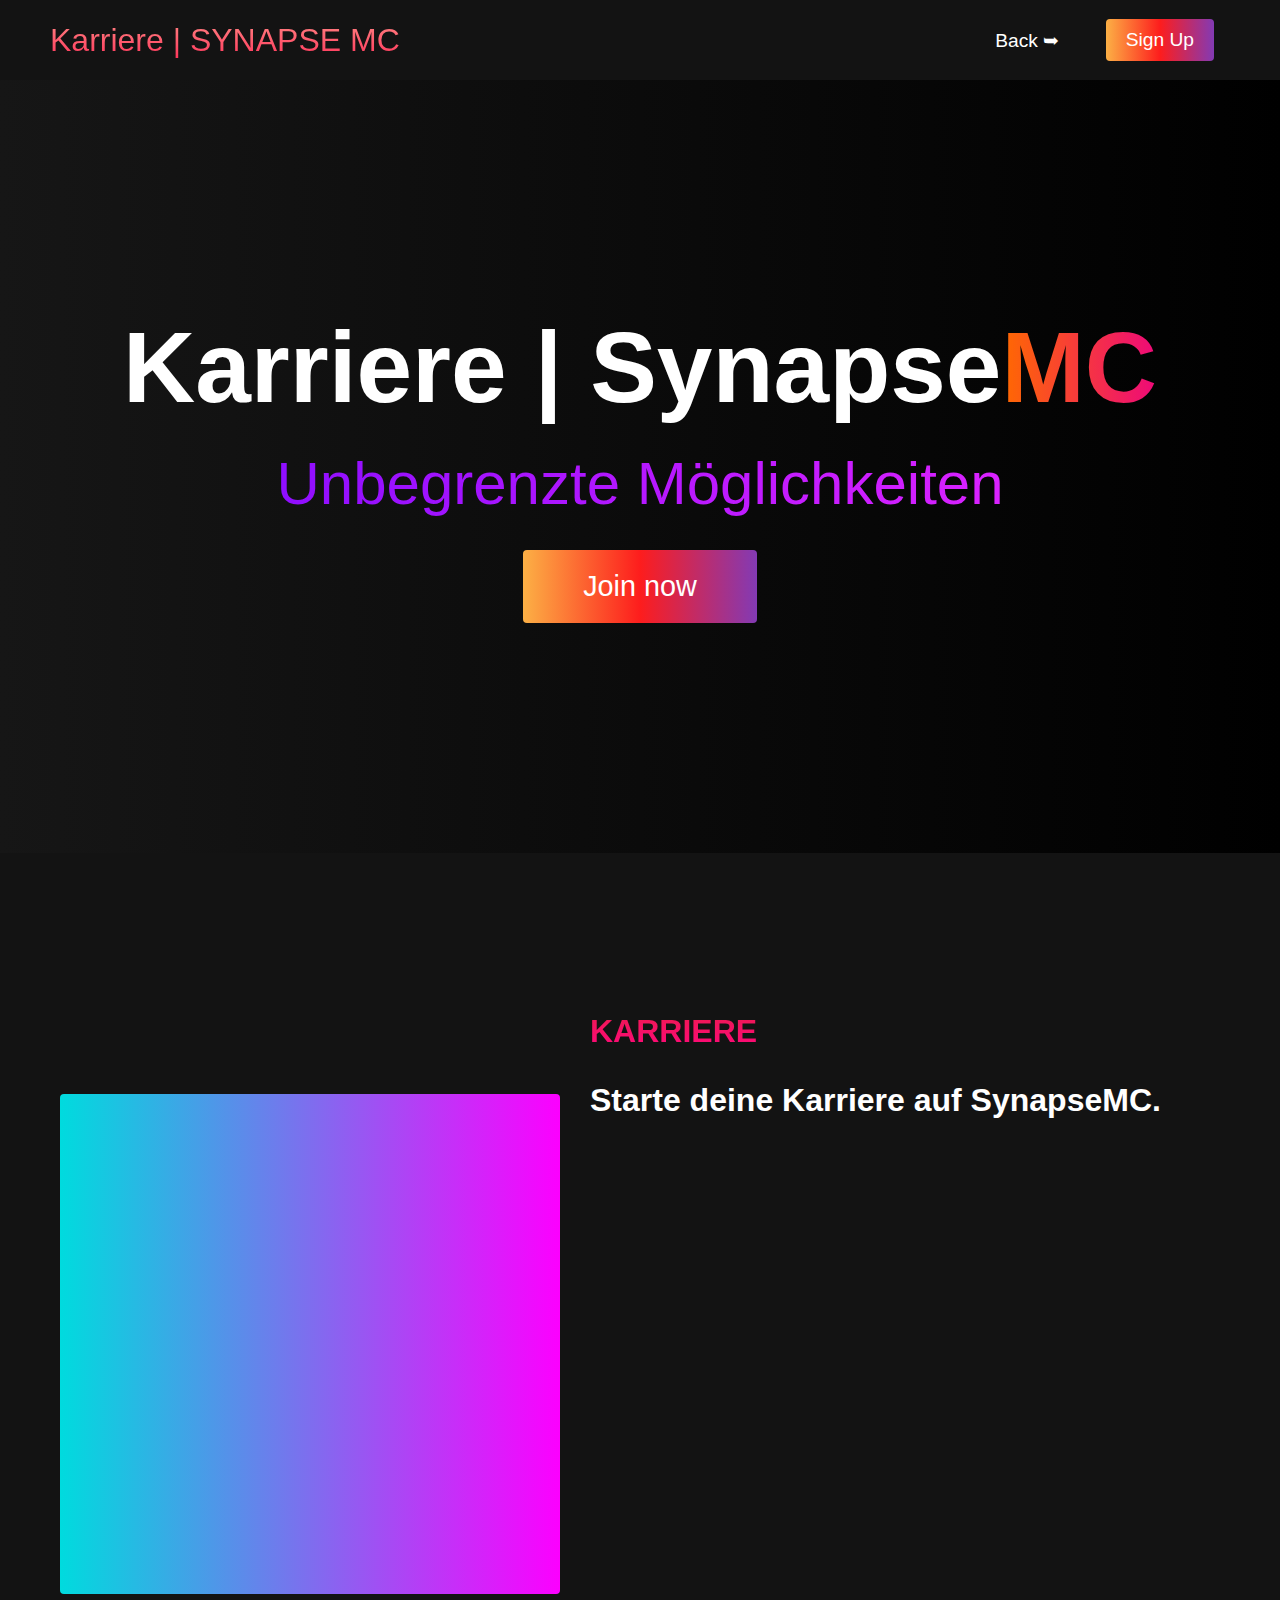
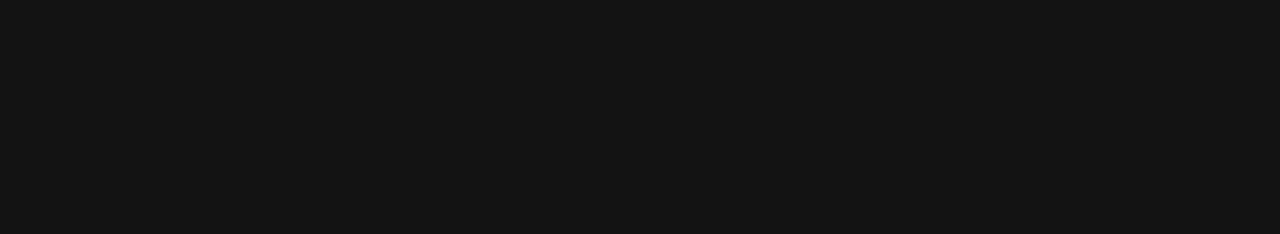
<file: career.html>
<!DOCTYPE html>
<html lang="de">
  <head>
    <meta charset="UTF-8" />
    <meta name="viewport" content="width=device-width, initial-scale=1.0" />
    <title>Karriere | SynapseMC - DE</title>
    <link rel="stylesheet" href="career-style.css"/>
    <link
      rel="stylesheet"
      href="https://use.fontawesome.com/releases/v5.14.0/css/all.css"
      integrity="sha384-HzLeBuhoNPvSl5KYnjx0BT+WB0QEEqLprO+NBkkk5gbc67FTaL7XIGa2w1L0Xbgc"
      crossorigin="anonymous"
    />
  </head>
  <body>
    <!-- Navbar Section -->
    <nav class="navbar">
      <div class="navbar__container">
        <a href="#home" id="navbar__logo">Karriere | SYNAPSE MC</a>
        <div class="navbar__toggle" id="mobile-menu">
          <span class="bar"></span> <span class="bar"></span>
          <span class="bar"></span>
        </div>
        <ul class="navbar__menu">
          <li class="navbar__item">
            <a href="index.html" class="navbar__links" id="home-page">Back ➥</a>
          <li class="navbar__btn">
            <a href="#sign-up" class="button" id="signup">Sign Up</a>
          </li>
        </ul>
      </div>
    </nav>

    <!-- Hero Section -->
    <div class="hero" id="home">
      <div class="hero__container">
        <h1 class="hero__heading">Karriere | Synapse<span>MC</span></h1>
        <p class="hero__description">Unbegrenzte Möglichkeiten</p>
        <button class="main__btn"><a href="minecraft://?addExternalServer=§l§5SynapseMC|SynapseMC.de:19132">Join now</a></button>
      </div>
    </div>

    <!-- News Section -->
    <div class="main" id="about">
      <div class="main__container">
        <div class="main__img--container">
          <div class="main__img--card"><i class="fas fa-layer-group"></i></div>
        </div>
        <div class="main__content">
          <h1>Karriere</h1>
          <p>Starte deine Karriere auf SynapseMC.</p>
          <iframe src="https://docs.google.com/forms/d/e/1FAIpQLSeKCQ37HOR40srwxaT_LSHkGKBw0sW-rZGMCXolw2C8otEX3A/viewform?embedded=true" width="640" height="551" frameborder="0" marginheight="0" marginwidth="0">Wird geladen…</iframe>
        </div>
      </div>
    </div>
</file>
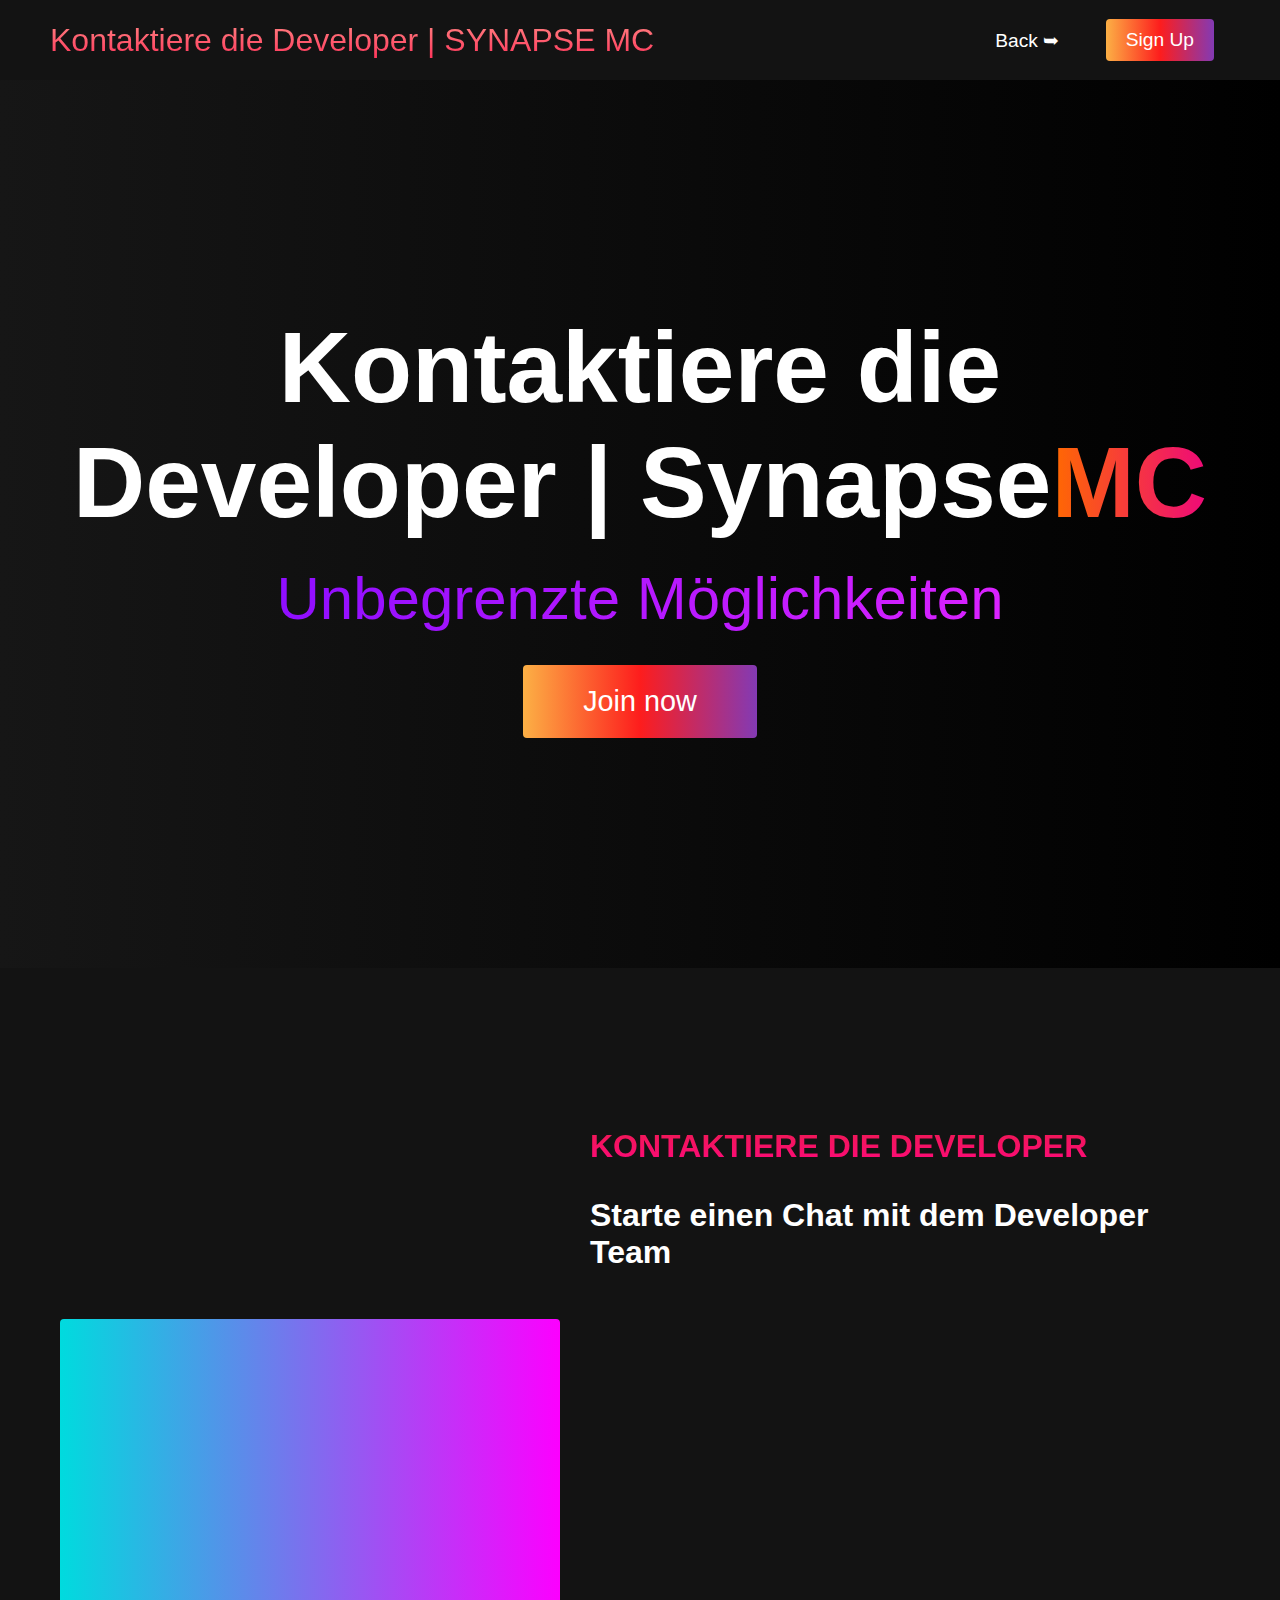
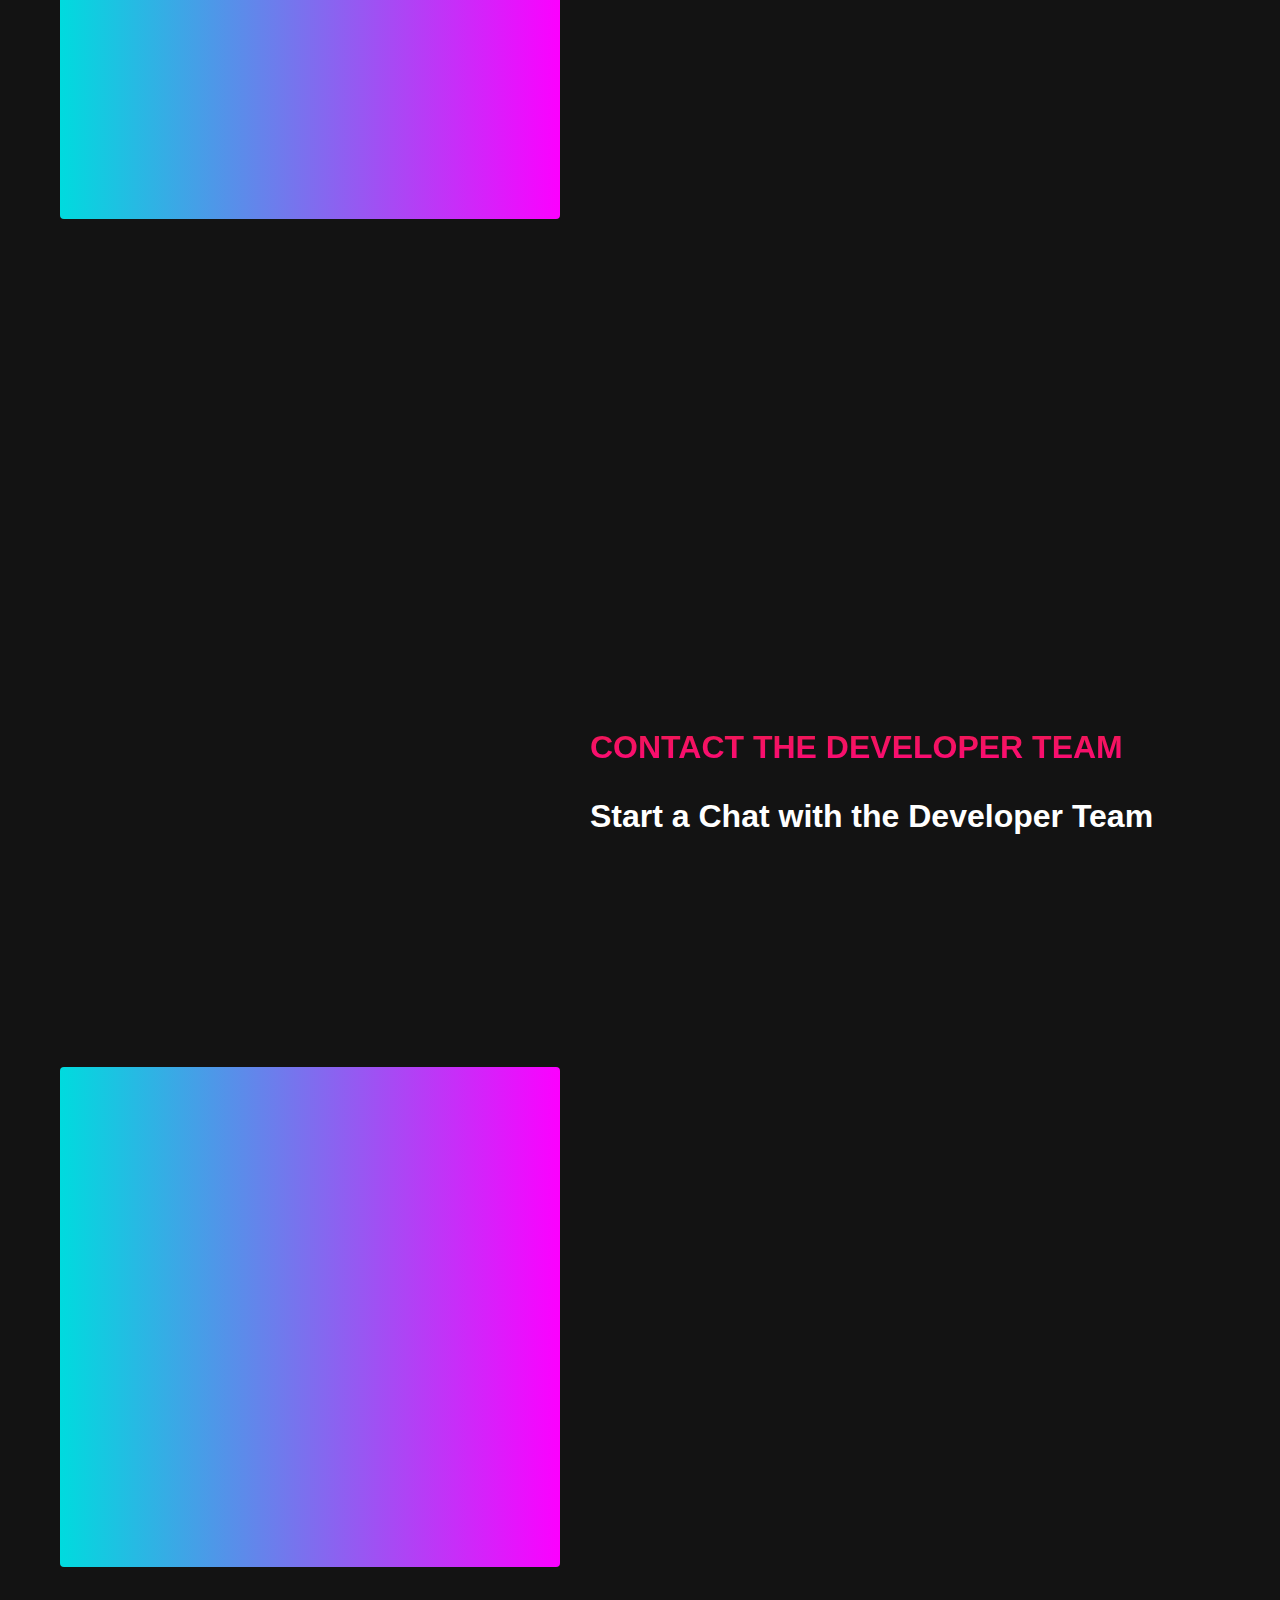
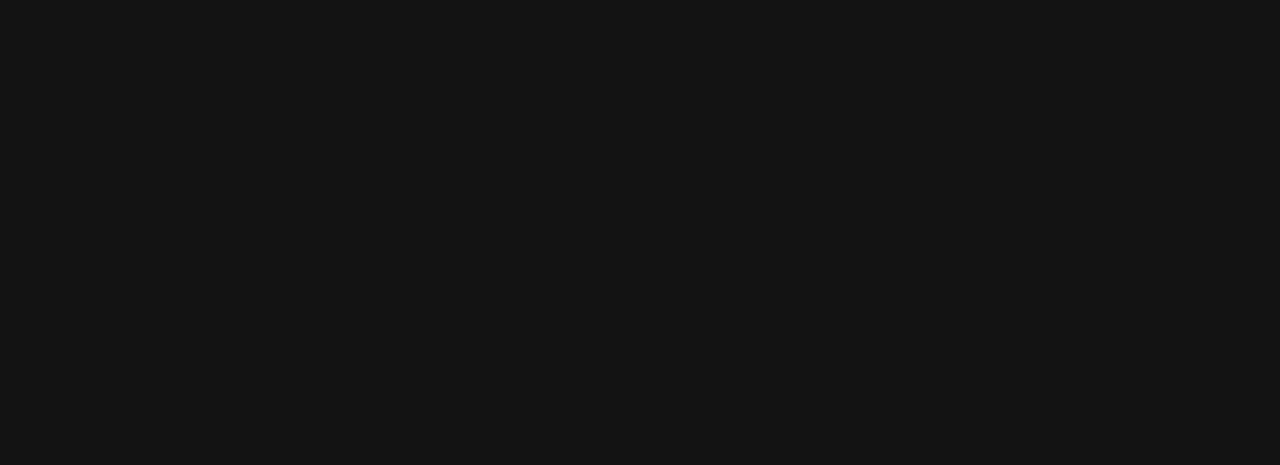
<file: contactdev.html>
<!DOCTYPE html>
<html lang="de">
  <head>
    <meta charset="UTF-8" />
    <meta name="viewport" content="width=device-width, initial-scale=1.0" />
    <title>Kontaktiere die Developer | SynapseMC - DE</title>
    <link rel="stylesheet" href="career-style.css"/>
    <link
      rel="stylesheet"
      href="https://use.fontawesome.com/releases/v5.14.0/css/all.css"
      integrity="sha384-HzLeBuhoNPvSl5KYnjx0BT+WB0QEEqLprO+NBkkk5gbc67FTaL7XIGa2w1L0Xbgc"
      crossorigin="anonymous"
    />
  </head>
  <body>
    <!-- Navbar Section -->
    <nav class="navbar">
      <div class="navbar__container">
        <a href="#home" id="navbar__logo">Kontaktiere die Developer | SYNAPSE MC</a>
        <div class="navbar__toggle" id="mobile-menu">
          <span class="bar"></span> <span class="bar"></span>
          <span class="bar"></span>
        </div>
        <ul class="navbar__menu">
          <li class="navbar__item">
            <a href="index.html" class="navbar__links" id="home-page">Back ➥</a>
          <li class="navbar__btn">
            <a href="#sign-up" class="button" id="signup">Sign Up</a>
          </li>
        </ul>
      </div>
    </nav>

    <!-- Hero Section -->
    <div class="hero" id="home">
      <div class="hero__container">
        <h1 class="hero__heading">Kontaktiere die Developer | Synapse<span>MC</span></h1>
        <p class="hero__description">Unbegrenzte Möglichkeiten</p>
        <button class="main__btn"><a href="minecraft://?addExternalServer=§l§5SynapseMC|SynapseMC.de:19132">Join now</a></button>
      </div>
    </div>

    <!-- News Section -->
    <div class="main" id="about">
        <div class="main__container">
          <div class="main__img--container">
            <div class="main__img--card"><i class="fas fa-layer-group"></i></div>
          </div>
          <div class="main__content">
            <h1>Kontaktiere die Developer</h1>
            <p>Starte einen Chat mit dem Developer Team</p>
            <iframe src="https://docs.google.com/forms/d/e/1FAIpQLSchjxKnVhd2dM3UeGMfeR37szk-PQcHhKpvPwXFyFmnTdgDjg/viewform?embedded=true" width="640" height="734" frameborder="0" marginheight="0" marginwidth="0">Wird geladen…</iframe>
          </div>
        </div>
      </div>
        <!-- News Section -->
    <div class="main" id="about">
        <div class="main__container">
          <div class="main__img--container">
            <div class="main__img--card"><i class="fas fa-layer-group"></i></div>
          </div>
          <div class="main__content">
            <h1>Contact the Developer Team</h1>
            <p>Start a Chat with the Developer Team</p>
            <iframe src="https://docs.google.com/forms/d/e/1FAIpQLSffJTsDS0mmLLjbahh9eF1yjoXvcpewOVPeMBpZjPRd3Lcf5g/viewform?embedded=true" width="640" height="1066" frameborder="0" marginheight="0" marginwidth="0">Wird geladen…</iframe>
          </div>
        </div>
      </div>
</file>
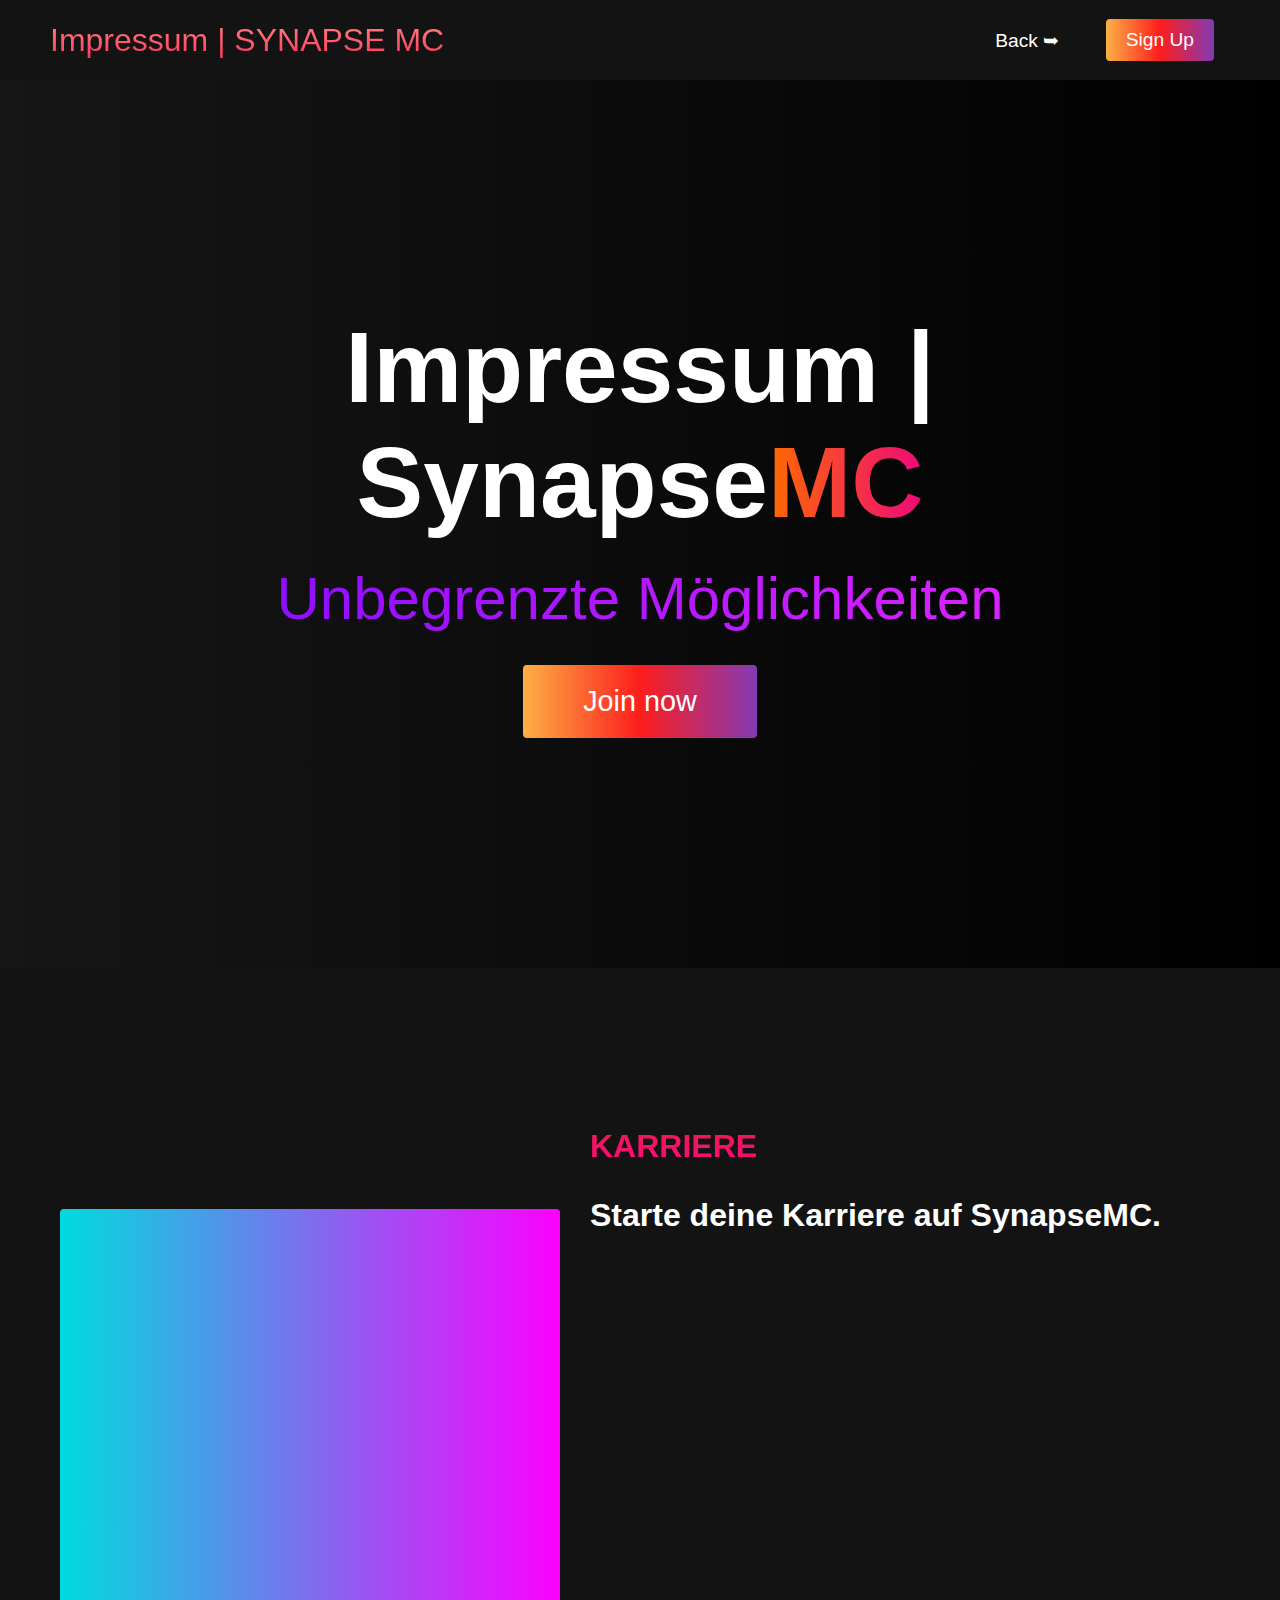
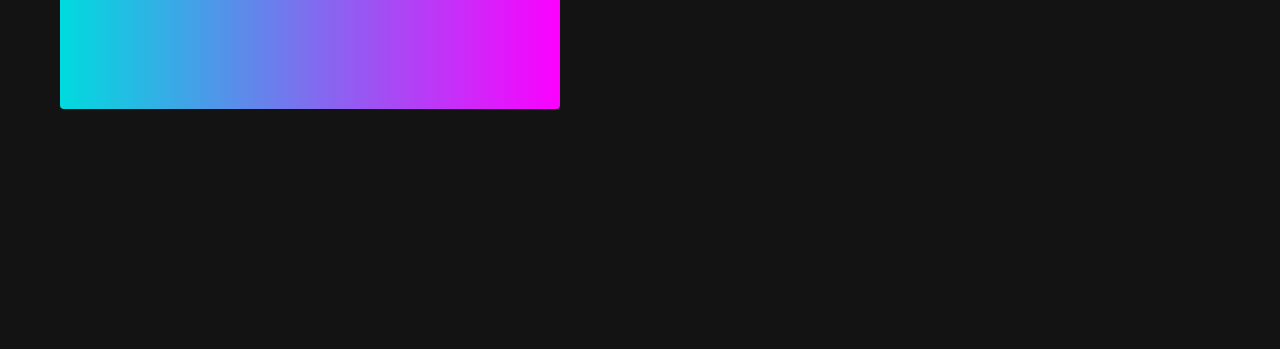
<file: impressum.html>
<!DOCTYPE html>
<html lang="de">
  <head>
    <meta charset="UTF-8" />
    <meta name="viewport" content="width=device-width, initial-scale=1.0" />
    <title>Karriere | SynapseMC - DE</title>
    <link rel="stylesheet" href="career-style.css"/>
    <link
      rel="stylesheet"
      href="https://use.fontawesome.com/releases/v5.14.0/css/all.css"
      integrity="sha384-HzLeBuhoNPvSl5KYnjx0BT+WB0QEEqLprO+NBkkk5gbc67FTaL7XIGa2w1L0Xbgc"
      crossorigin="anonymous"
    />
  </head>
  <body>
    <!-- Navbar Section -->
    <nav class="navbar">
      <div class="navbar__container">
        <a href="#home" id="navbar__logo">Impressum | SYNAPSE MC</a>
        <div class="navbar__toggle" id="mobile-menu">
          <span class="bar"></span> <span class="bar"></span>
          <span class="bar"></span>
        </div>
        <ul class="navbar__menu">
          <li class="navbar__item">
            <a href="index.html" class="navbar__links" id="home-page">Back ➥</a>
          <li class="navbar__btn">
            <a href="#sign-up" class="button" id="signup">Sign Up</a>
          </li>
        </ul>
      </div>
    </nav>

    <!-- Hero Section -->
    <div class="hero" id="home">
      <div class="hero__container">
        <h1 class="hero__heading">Impressum | Synapse<span>MC</span></h1>
        <p class="hero__description">Unbegrenzte Möglichkeiten</p>
        <button class="main__btn"><a href="minecraft://?addExternalServer=§l§5SynapseMC|SynapseMC.de:19132">Join now</a></button>
      </div>
    </div>

    <!-- News Section -->
    <div class="main" id="about">
      <div class="main__container">
        <div class="main__img--container">
          <div class="main__img--card"><i class="fas fa-layer-group"></i></div>
        </div>
        <div class="main__content">
          <h1>Karriere</h1>
          <p>Starte deine Karriere auf SynapseMC.</p>
          <iframe src="https://docs.google.com/forms/d/e/1FAIpQLSeKCQ37HOR40srwxaT_LSHkGKBw0sW-rZGMCXolw2C8otEX3A/viewform?embedded=true" width="640" height="551" frameborder="0" marginheight="0" marginwidth="0">Wird geladen…</iframe>
        </div>
      </div>
    </div>
</file>
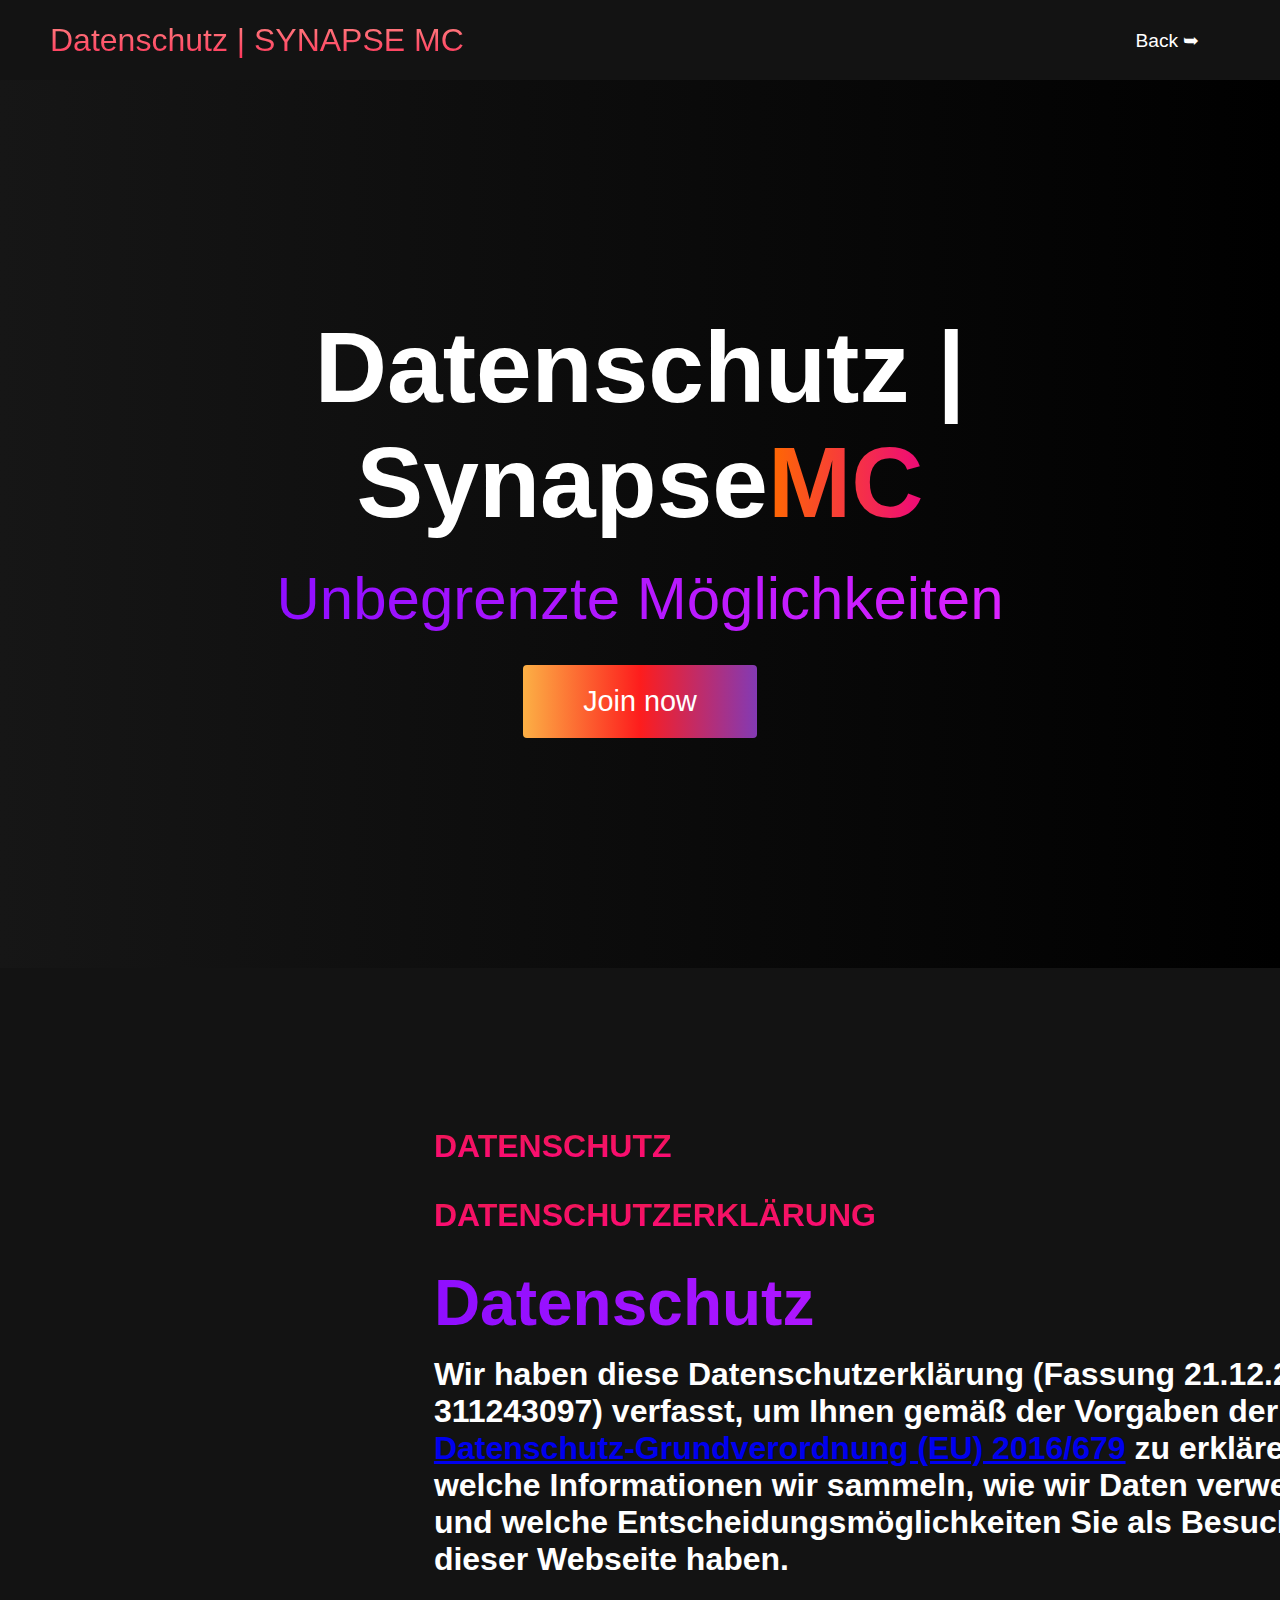
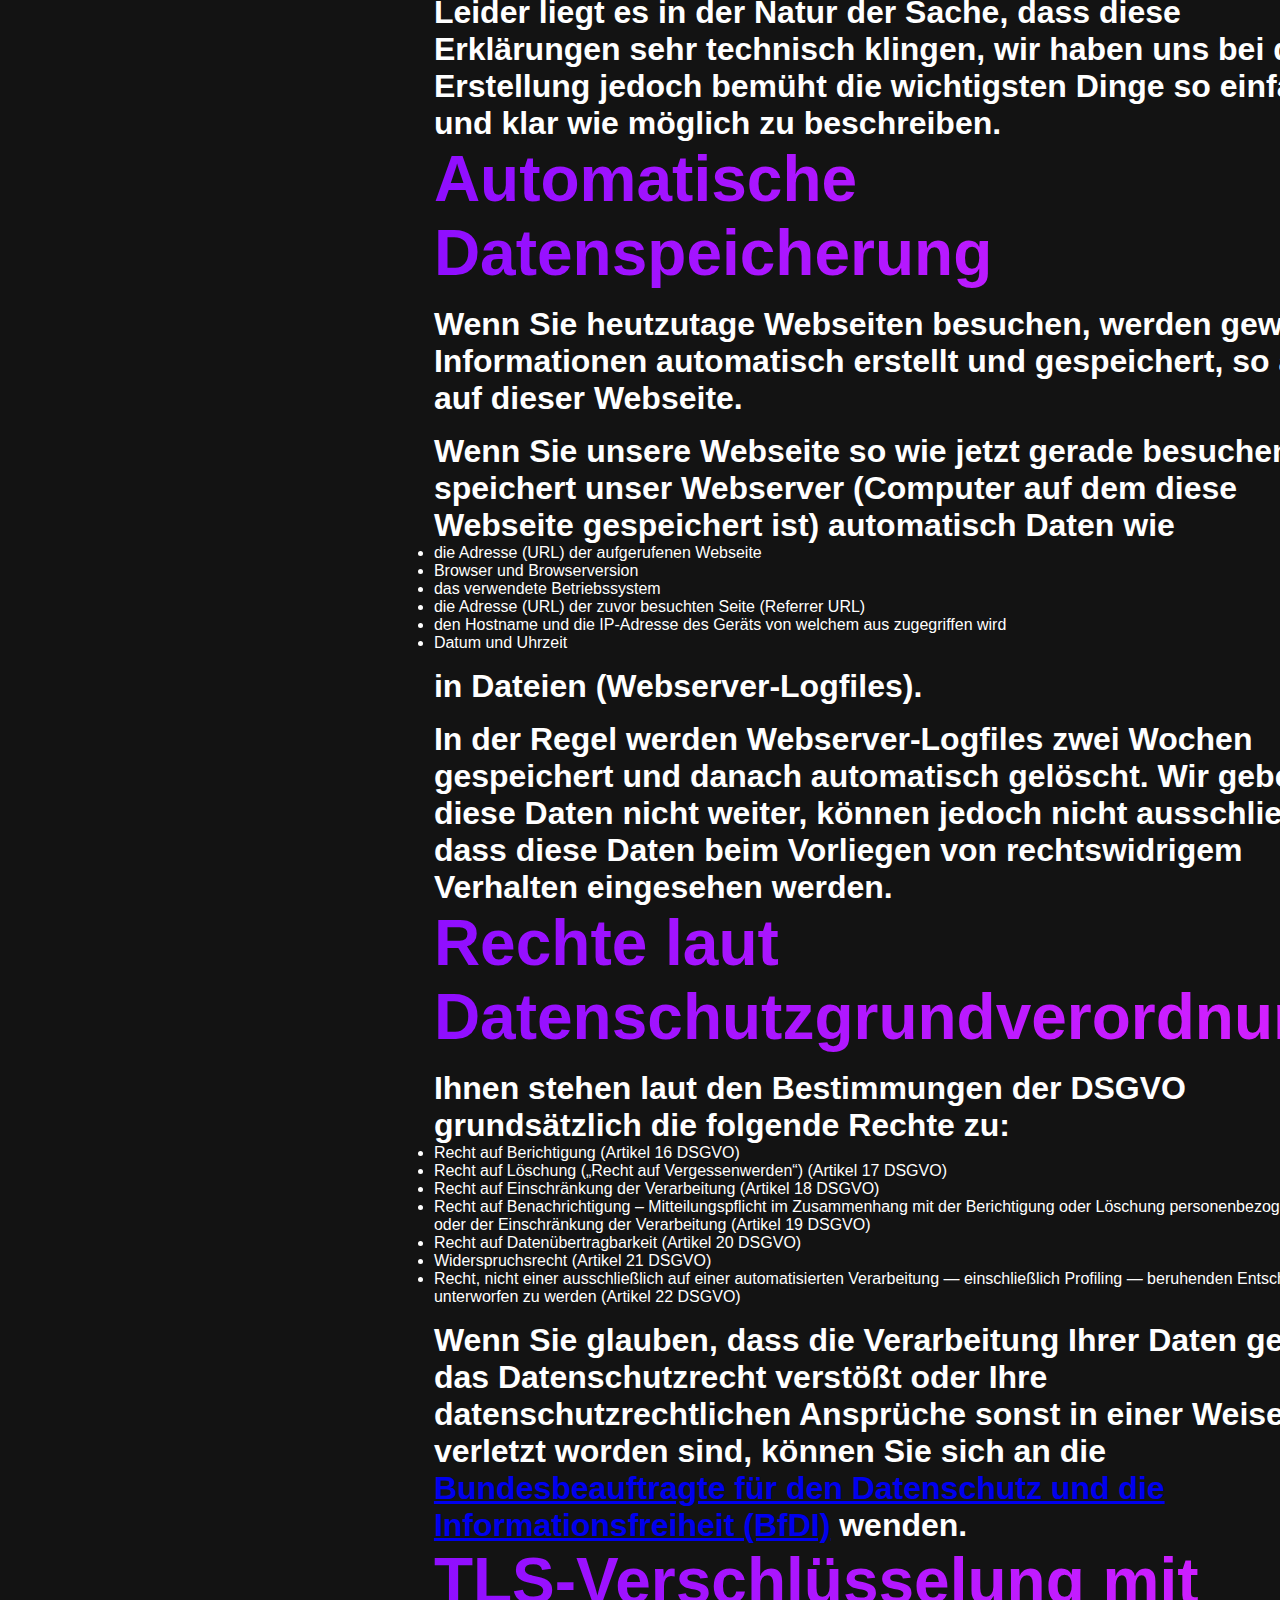
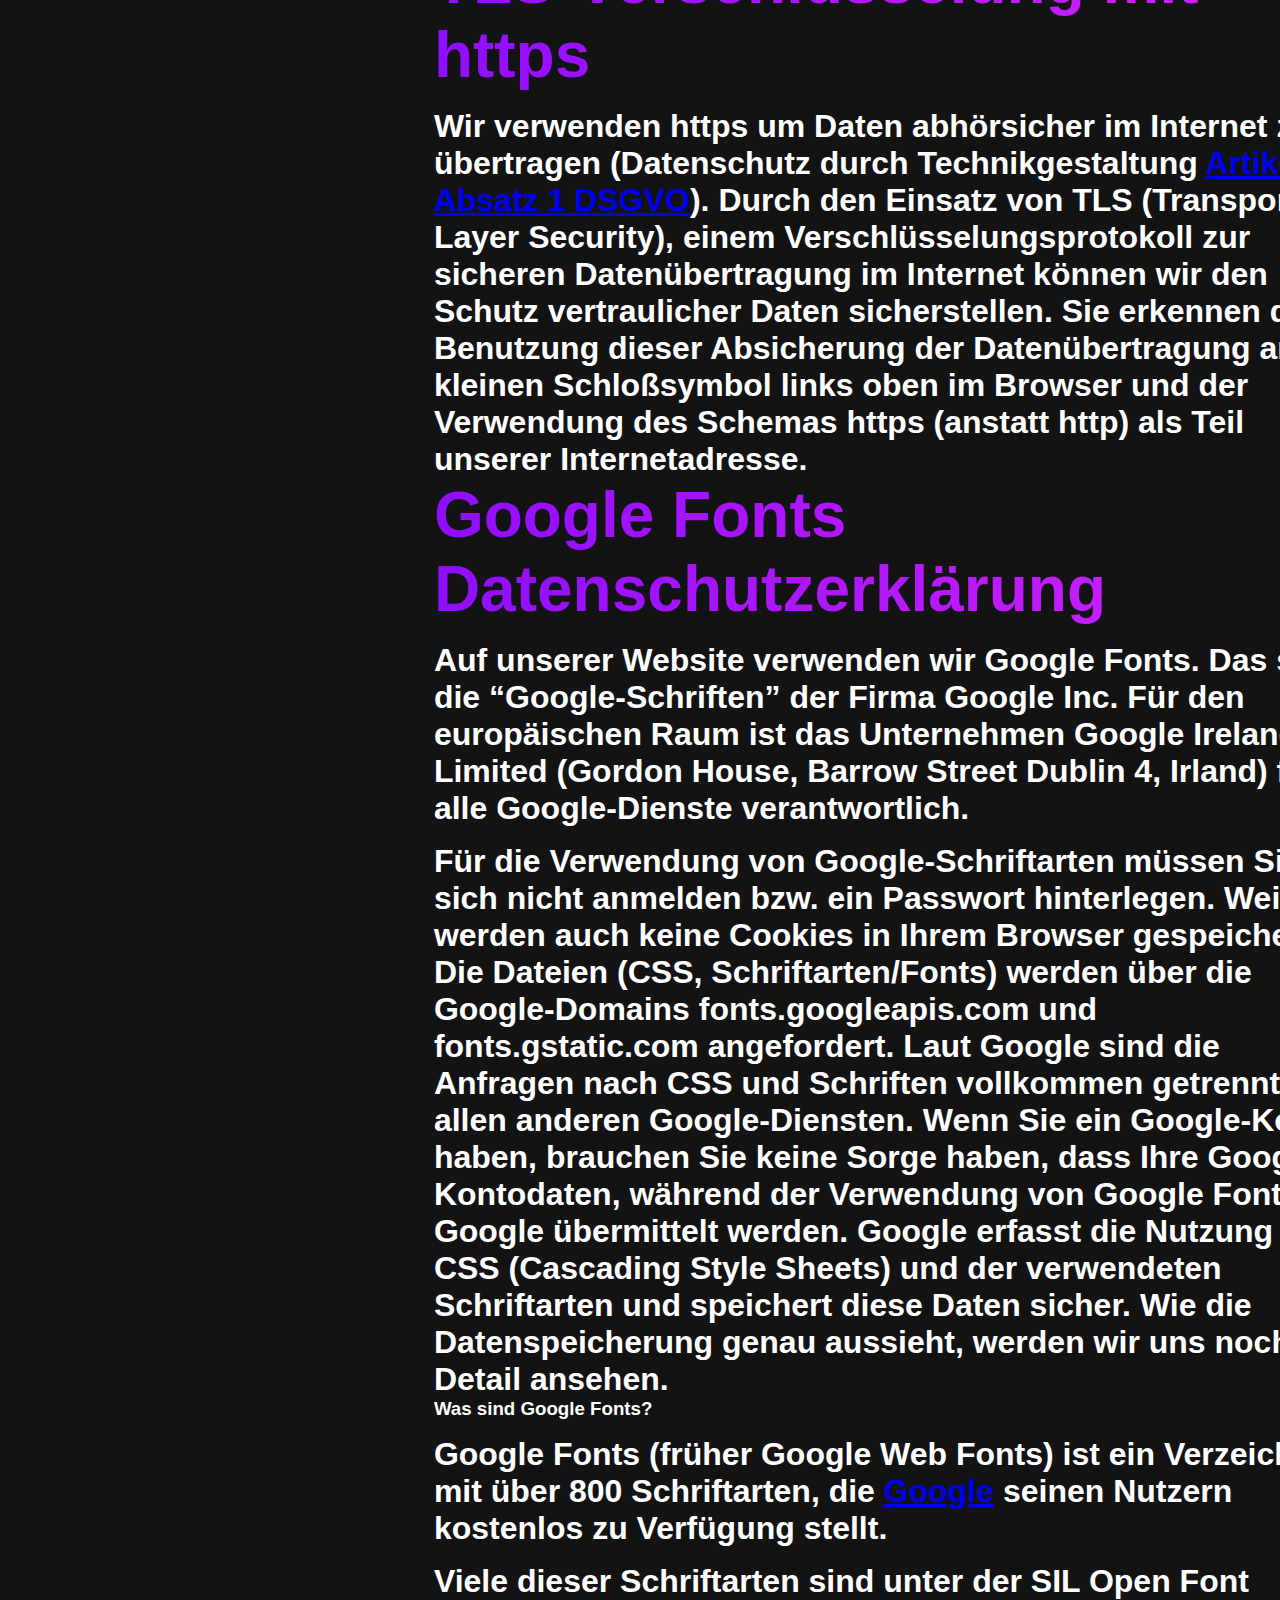
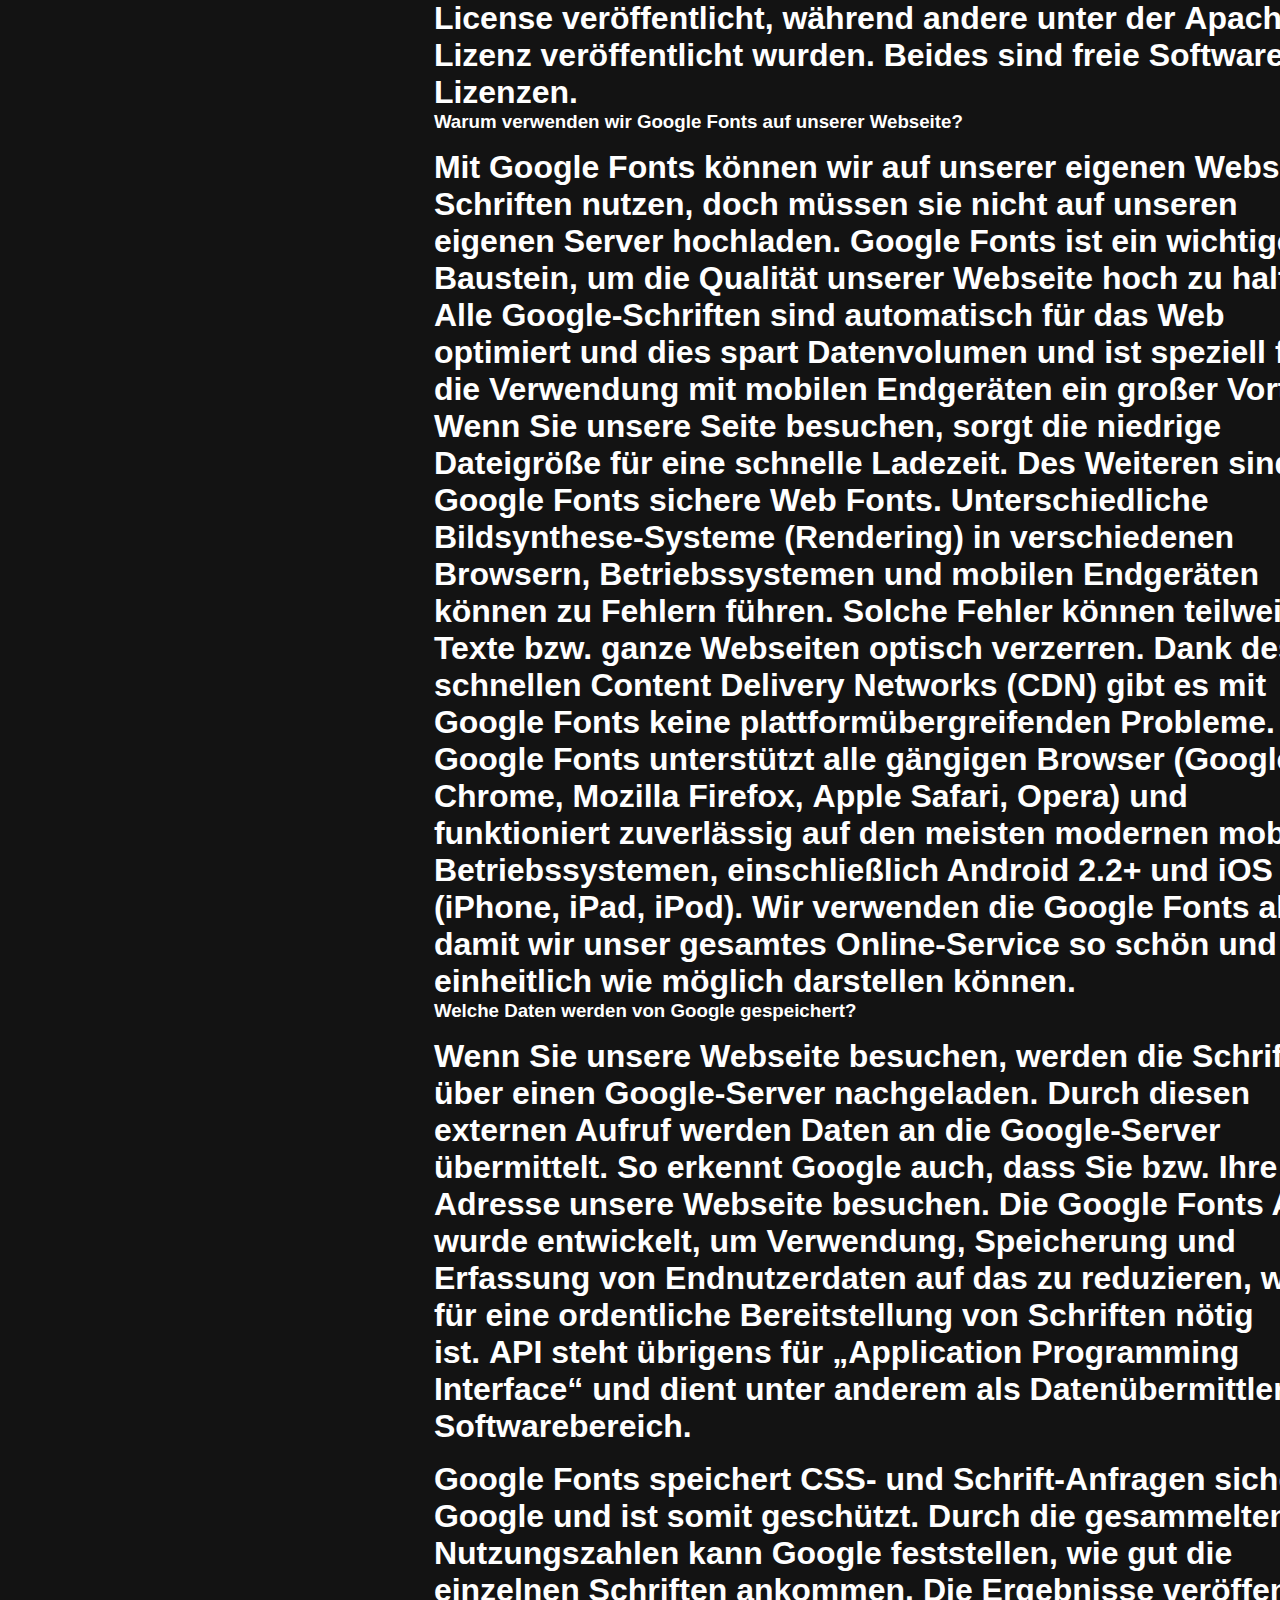
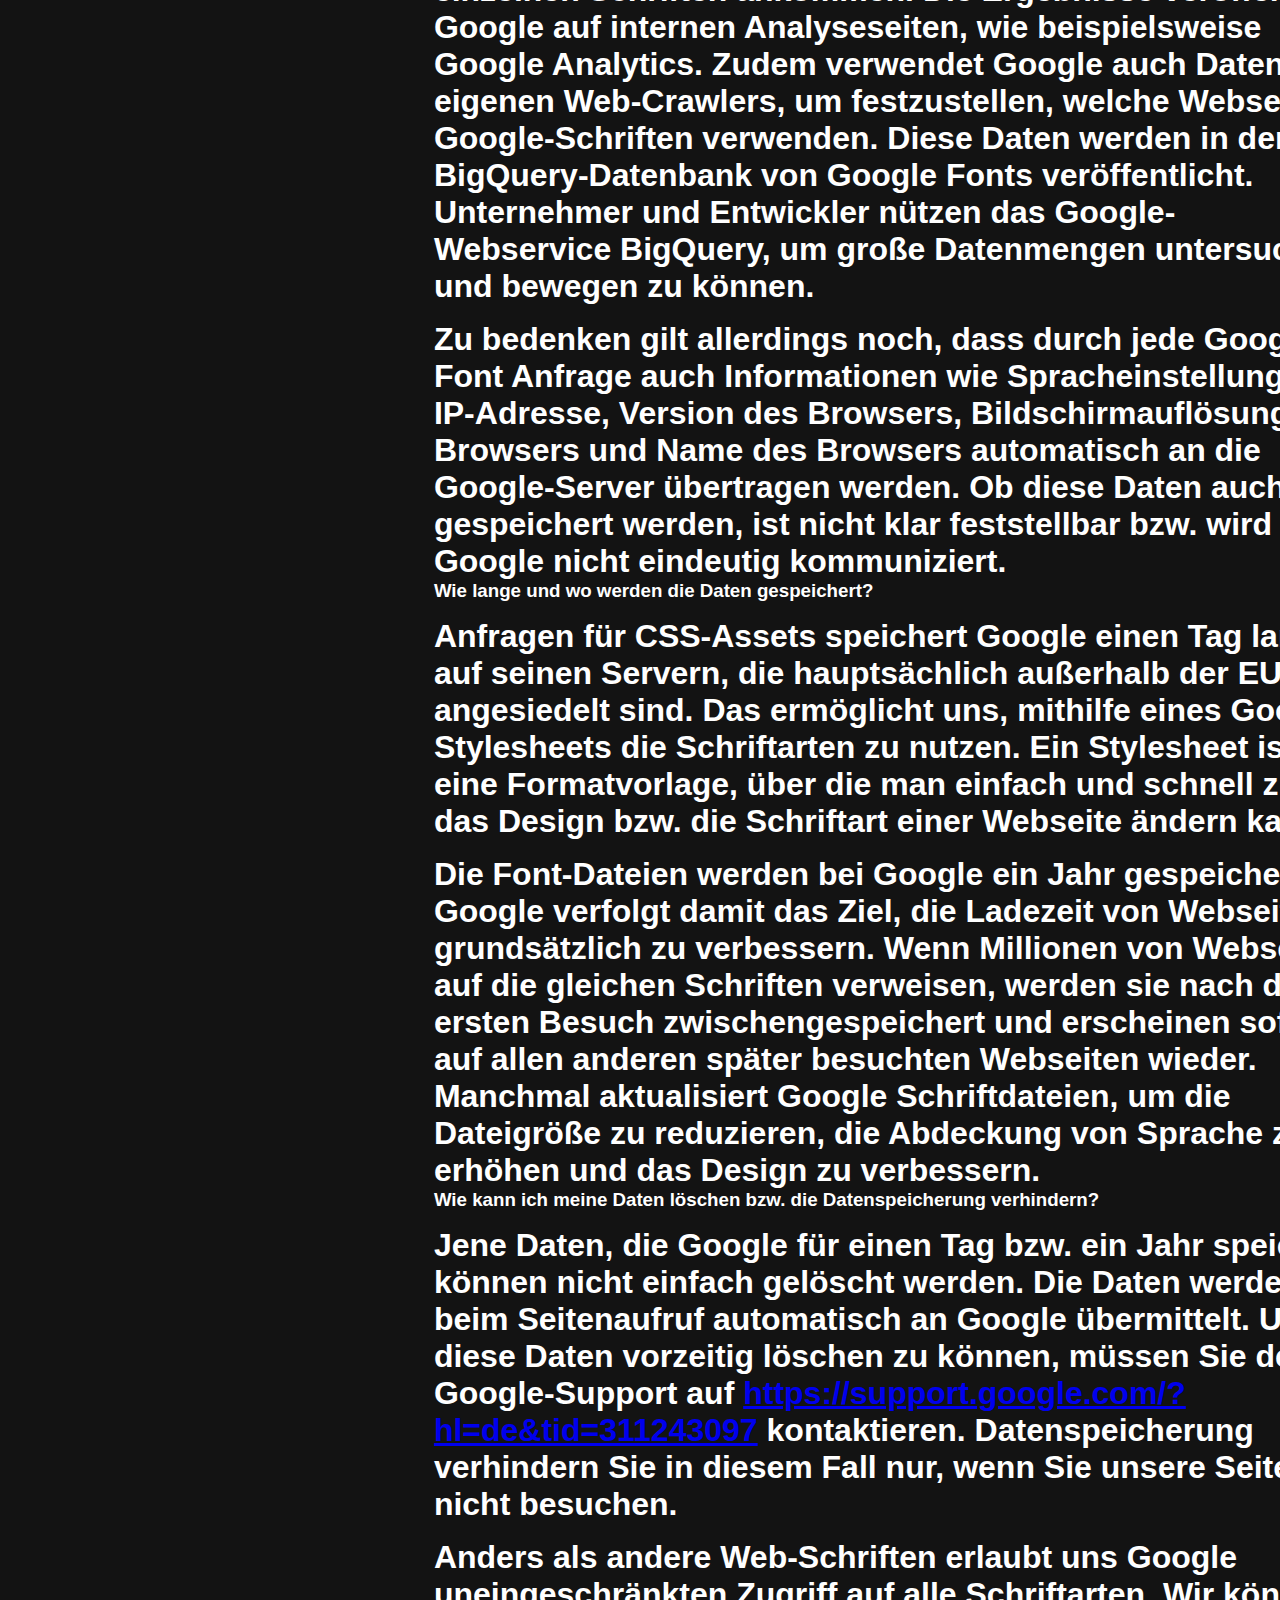
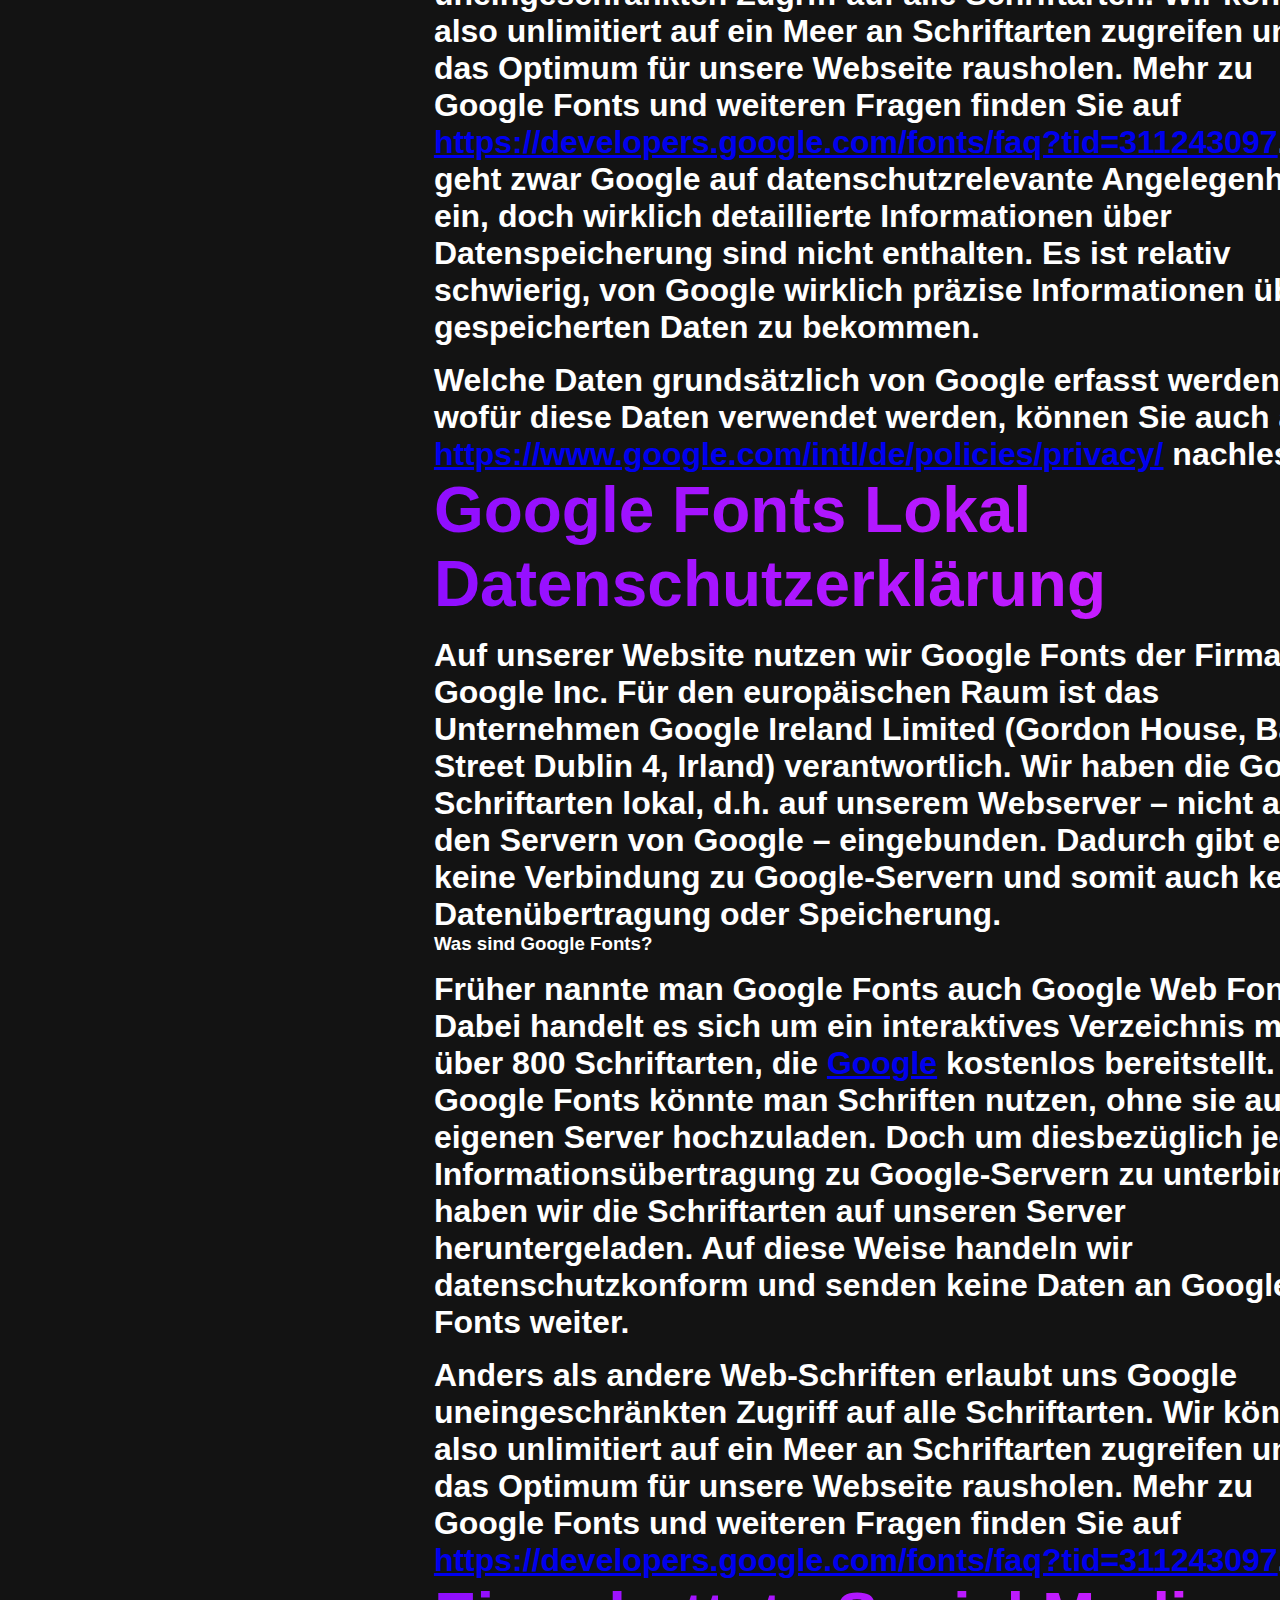
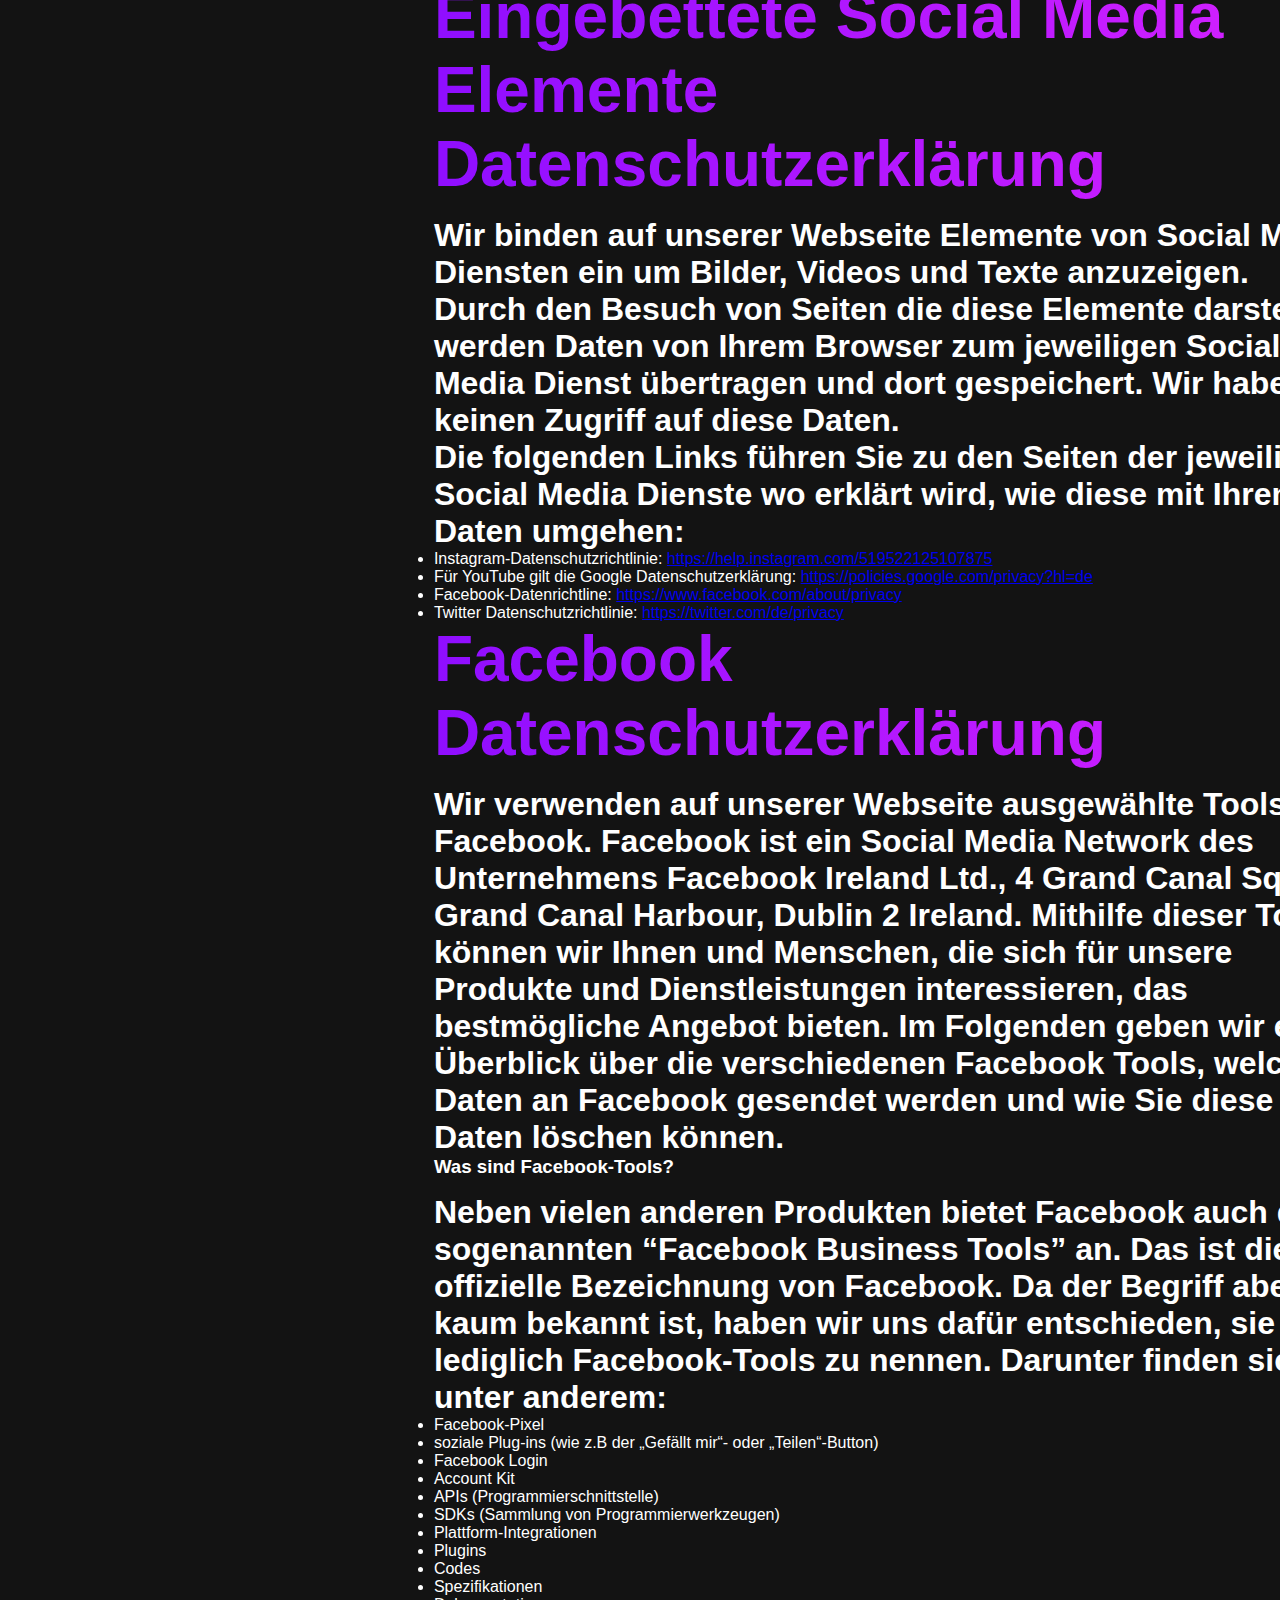
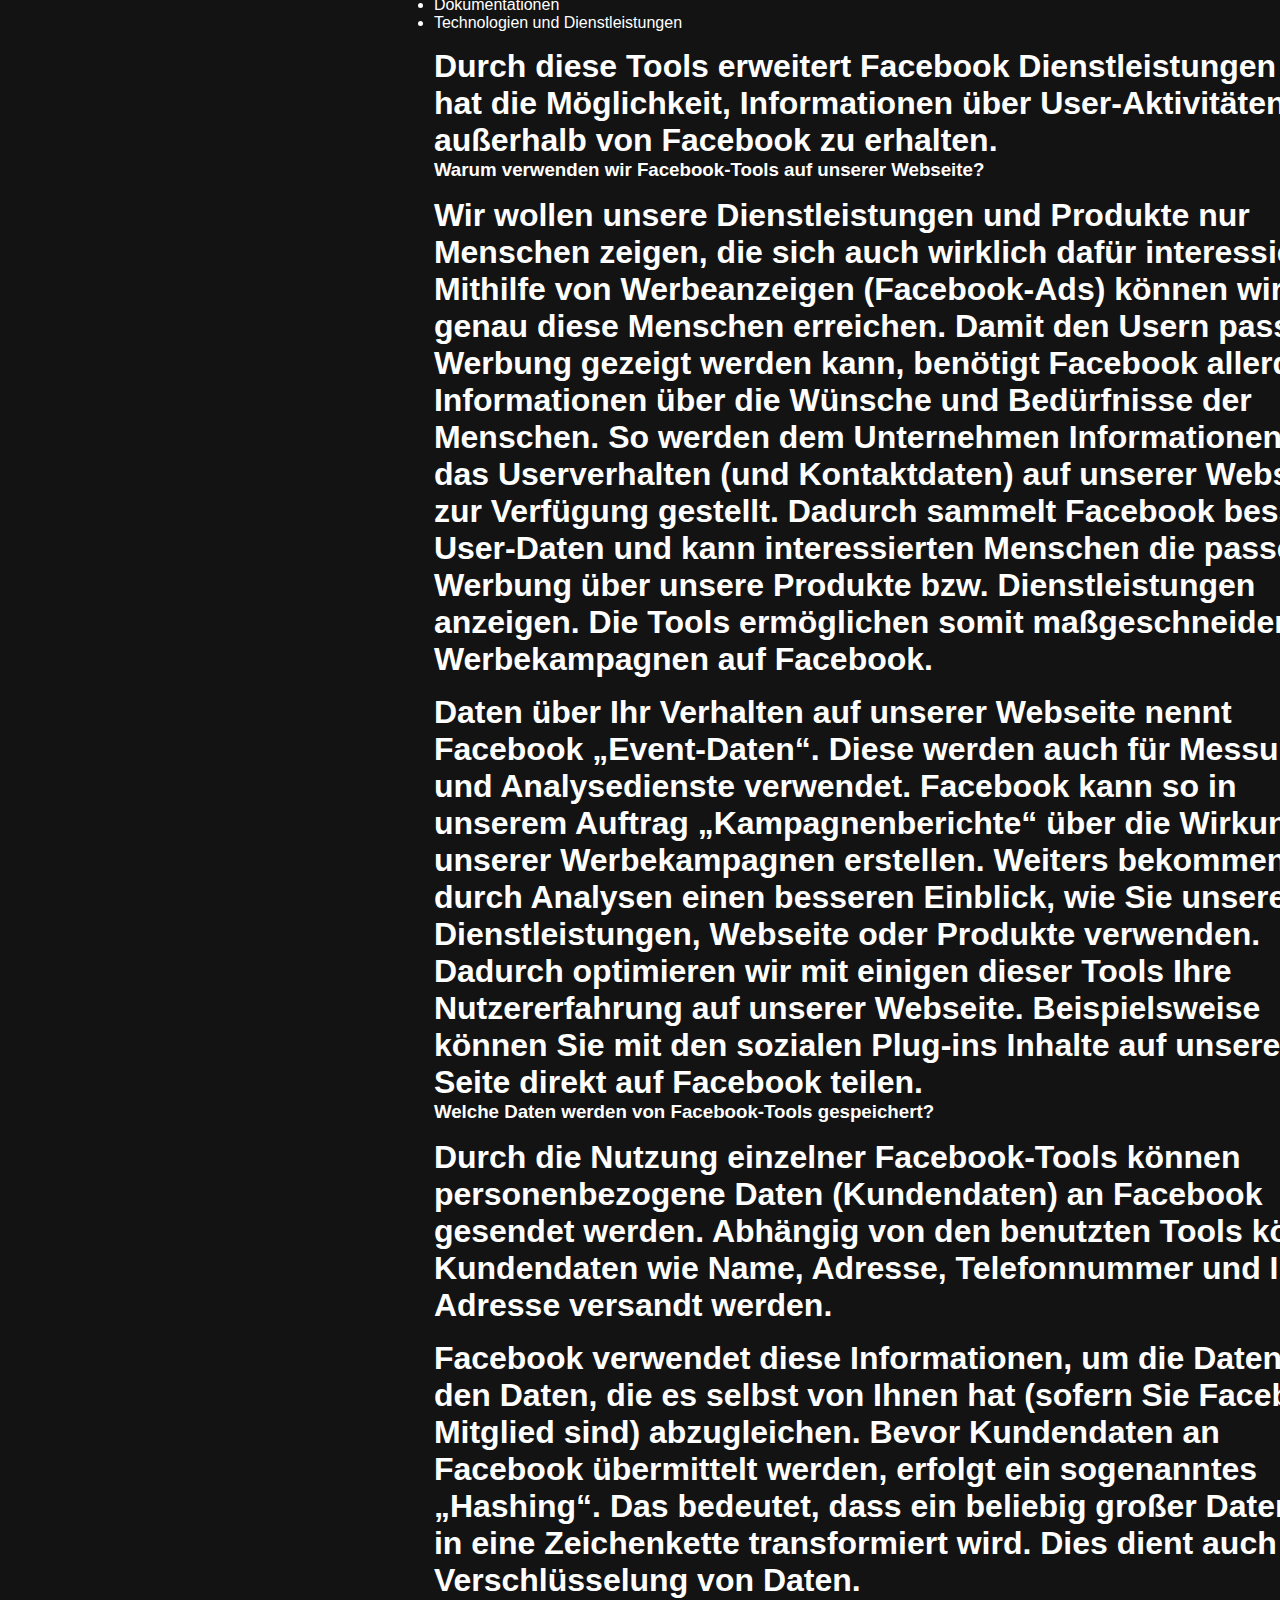
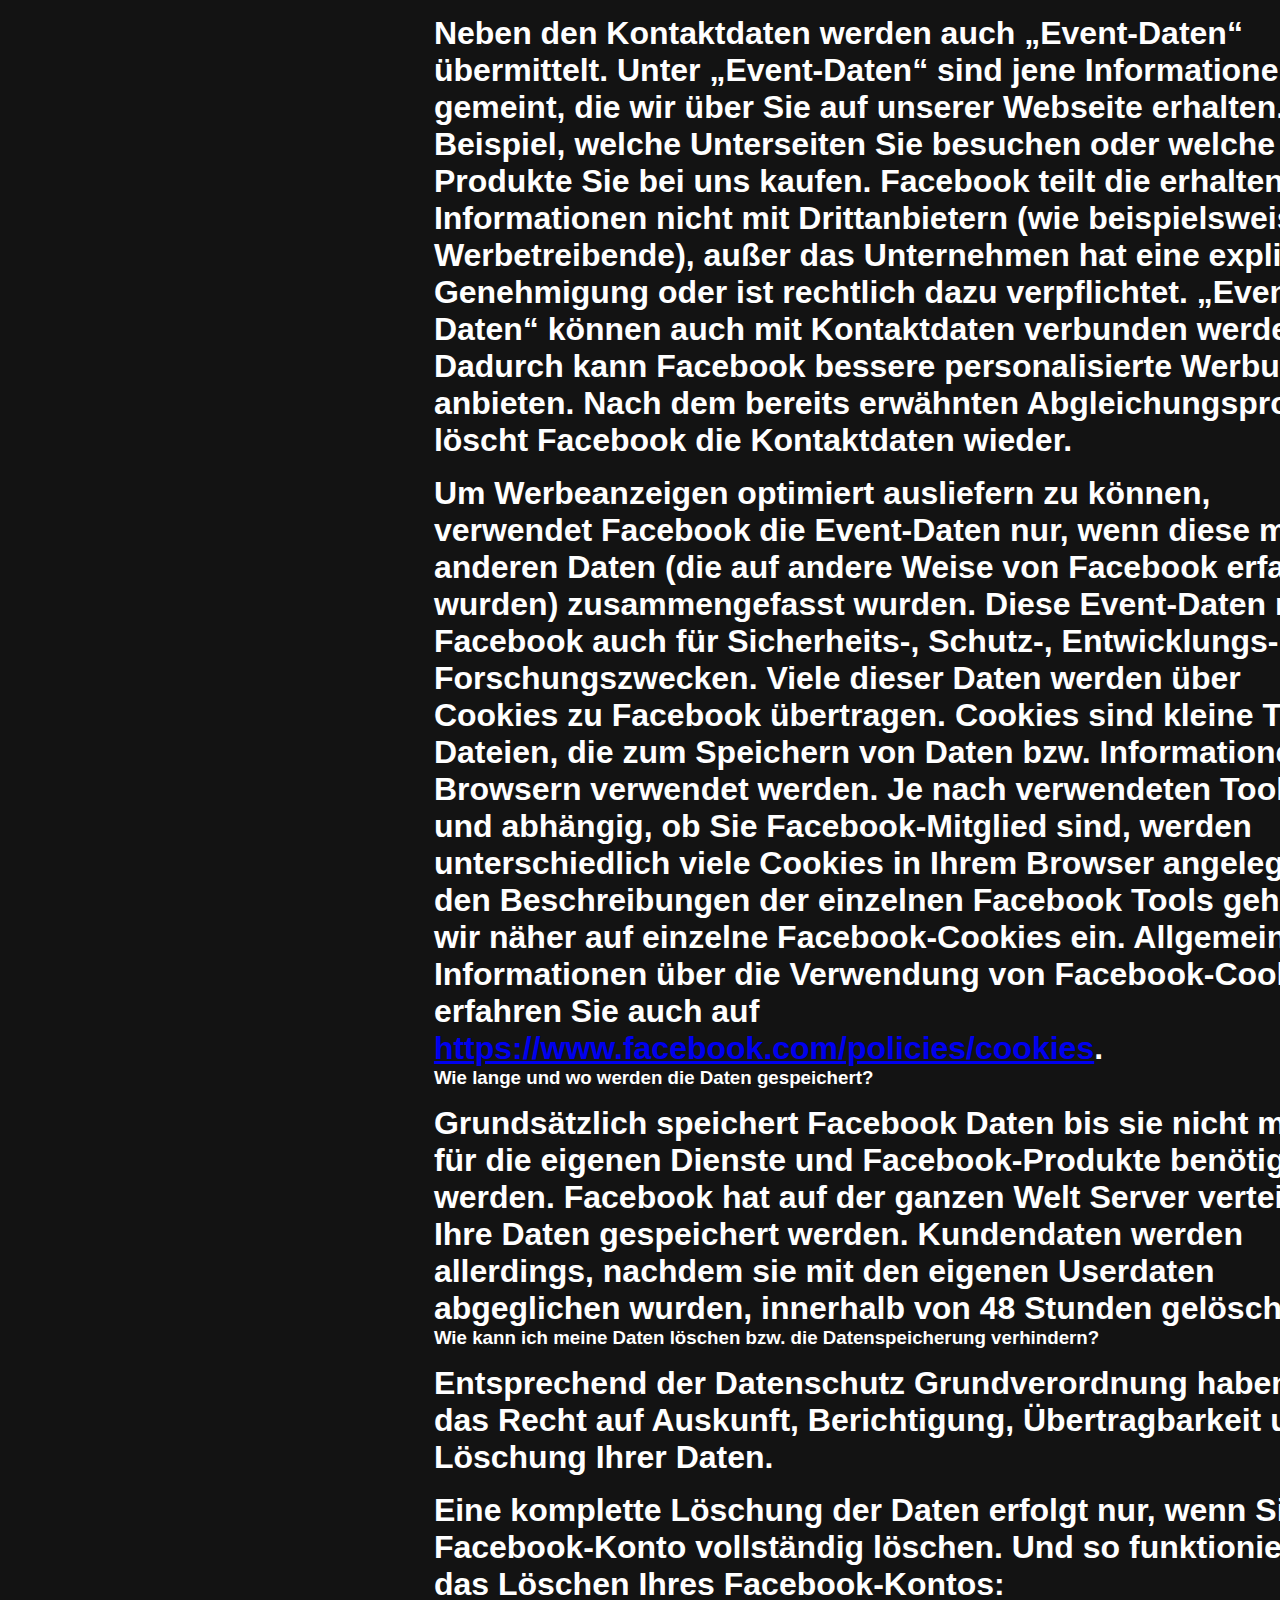
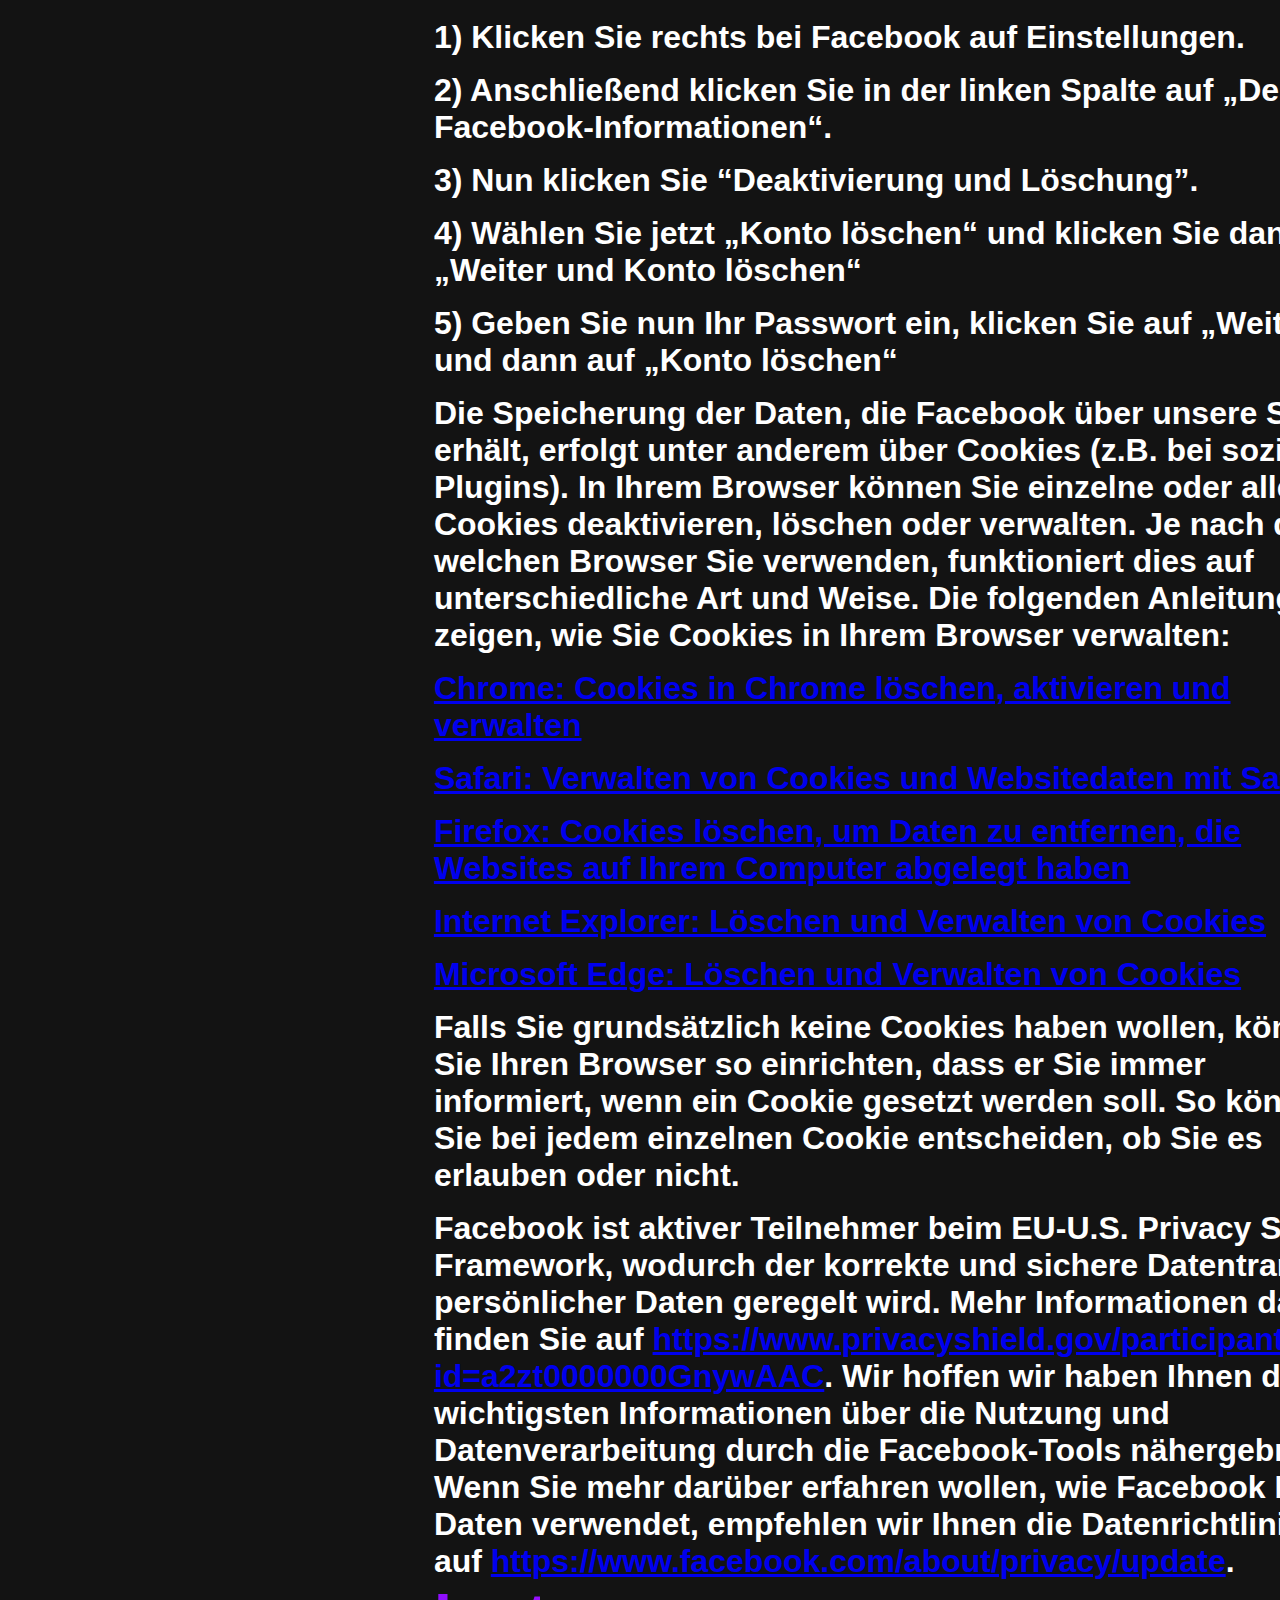
<file: terms.html>
<!DOCTYPE html>
<html lang="de">
  <head>
    <meta charset="UTF-8" />
    <meta name="viewport" content="width=device-width, initial-scale=1.0" />
    <title>Datenschutz | SynapseMC - DE</title>
    <link rel="stylesheet" href="terms-style.css"/>
    <link
      rel="stylesheet"
      href="https://use.fontawesome.com/releases/v5.14.0/css/all.css"
      integrity="sha384-HzLeBuhoNPvSl5KYnjx0BT+WB0QEEqLprO+NBkkk5gbc67FTaL7XIGa2w1L0Xbgc"
      crossorigin="anonymous"
    />
  </head>
  <body>
    <!-- Navbar Section -->
    <nav class="navbar">
      <div class="navbar__container">
        <a href="#home" id="navbar__logo">Datenschutz | SYNAPSE MC</a>
        <div class="navbar__toggle" id="mobile-menu">
          <span class="bar"></span> <span class="bar"></span>
          <span class="bar"></span>
        </div>
        <ul class="navbar__menu">
          <li class="navbar__item">
            <a href="index.html" class="navbar__links" id="home-page">Back ➥</a>
          </li>
        </ul>
      </div>
    </nav>

    <!-- Hero Section -->
    <div class="hero" id="home">
      <div class="hero__container">
        <h1 class="hero__heading">Datenschutz | Synapse<span>MC</span></h1>
        <p class="hero__description">Unbegrenzte Möglichkeiten</p>
        <button class="main__btn"><a href="minecraft://?addExternalServer=§l§5SynapseMC|SynapseMC.de:19132">Join now</a></button>
      </div>
    </div>

    <!-- News Section -->
    <div class="main" id="about">
      <div class="main__container">
        <div class="main__img--container">
          <div class="main__img--card"><i class="fas fa-layer-group"></i></div>
        </div>
        <div class="main__content">
          <h1>Datenschutz</h1>
          <p><h1 class="adsimple-311243097">Datenschutzerklärung</h1>
            <h2 class="adsimple-311243097">Datenschutz</h2>
            <p>Wir haben diese Datenschutzerklärung (Fassung 21.12.2020-311243097) verfasst, um Ihnen gemäß der Vorgaben der <a class="adsimple-311243097" href="https://eur-lex.europa.eu/legal-content/DE/ALL/?uri=celex%3A32016R0679&amp;tid=311243097" target="_blank" rel="noopener">Datenschutz-Grundverordnung (EU) 2016/679</a> zu erklären, welche Informationen wir sammeln, wie wir Daten verwenden und welche Entscheidungsmöglichkeiten Sie als Besucher dieser Webseite haben.</p>
            <p>Leider liegt es in der Natur der Sache, dass diese Erklärungen sehr technisch klingen, wir haben uns bei der Erstellung jedoch bemüht die wichtigsten Dinge so einfach und klar wie möglich zu beschreiben.</p>
            <h2 class="adsimple-311243097">Automatische Datenspeicherung</h2>
            <p>Wenn Sie heutzutage Webseiten besuchen, werden gewisse Informationen automatisch erstellt und gespeichert, so auch auf dieser Webseite.</p>
            <p>Wenn Sie unsere Webseite so wie jetzt gerade besuchen, speichert unser Webserver (Computer auf dem diese Webseite gespeichert ist) automatisch Daten wie</p>
            <ul class="adsimple-311243097">
            <li class="adsimple-311243097">die Adresse (URL) der aufgerufenen Webseite</li>
            <li class="adsimple-311243097">Browser und Browserversion</li>
            <li class="adsimple-311243097">das verwendete Betriebssystem</li>
            <li class="adsimple-311243097">die Adresse (URL) der zuvor besuchten Seite (Referrer URL)</li>
            <li class="adsimple-311243097">den Hostname und die IP-Adresse des Geräts von welchem aus zugegriffen wird</li>
            <li class="adsimple-311243097">Datum und Uhrzeit</li>
            </ul>
            <p>in Dateien (Webserver-Logfiles).</p>
            <p>In der Regel werden Webserver-Logfiles zwei Wochen gespeichert und danach automatisch gelöscht. Wir geben diese Daten nicht weiter, können jedoch nicht ausschließen, dass diese Daten beim Vorliegen von rechtswidrigem Verhalten eingesehen werden.</p>
            <h2 class="adsimple-311243097">Rechte laut Datenschutzgrundverordnung</h2>
            <p>Ihnen stehen laut den Bestimmungen der DSGVO grundsätzlich die folgende Rechte zu:</p>
            <ul class="adsimple-311243097">
            <li class="adsimple-311243097">Recht auf Berichtigung (Artikel 16 DSGVO)</li>
            <li class="adsimple-311243097">Recht auf Löschung („Recht auf Vergessenwerden“) (Artikel 17 DSGVO)</li>
            <li class="adsimple-311243097">Recht auf Einschränkung der Verarbeitung (Artikel 18 DSGVO)</li>
            <li class="adsimple-311243097">Recht auf Benachrichtigung &#8211; Mitteilungspflicht im Zusammenhang mit der Berichtigung oder Löschung personenbezogener Daten oder der Einschränkung der Verarbeitung (Artikel 19 DSGVO)</li>
            <li class="adsimple-311243097">Recht auf Datenübertragbarkeit (Artikel 20 DSGVO)</li>
            <li class="adsimple-311243097">Widerspruchsrecht (Artikel 21 DSGVO)</li>
            <li class="adsimple-311243097">Recht, nicht einer ausschließlich auf einer automatisierten Verarbeitung — einschließlich Profiling — beruhenden Entscheidung unterworfen zu werden (Artikel 22 DSGVO)</li>
            </ul>
            <p>Wenn Sie glauben, dass die Verarbeitung Ihrer Daten gegen das Datenschutzrecht verstößt oder Ihre datenschutzrechtlichen Ansprüche sonst in einer Weise verletzt worden sind, können Sie sich an die <a class="adsimple-311243097" class="311243097" href="https://www.bfdi.bund.de" target="_blank" rel="noopener">Bundesbeauftragte für den Datenschutz und die Informationsfreiheit (BfDI)</a> wenden.</p>
            <h2 class="adsimple-311243097">TLS-Verschlüsselung mit https</h2>
            <p>Wir verwenden https um Daten abhörsicher im Internet zu übertragen (Datenschutz durch Technikgestaltung <a class="adsimple-311243097" href="https://eur-lex.europa.eu/legal-content/DE/TXT/HTML/?uri=CELEX:32016R0679&amp;from=DE&amp;tid=311243097" target="_blank" rel="noopener">Artikel 25 Absatz 1 DSGVO</a>). Durch den Einsatz von TLS (Transport Layer Security), einem Verschlüsselungsprotokoll zur sicheren Datenübertragung im Internet können wir den Schutz vertraulicher Daten sicherstellen. Sie erkennen die Benutzung dieser Absicherung der Datenübertragung am kleinen Schloßsymbol links oben im Browser und der Verwendung des Schemas https (anstatt http) als Teil unserer Internetadresse.</p>
            <h2 class="adsimple-311243097">Google Fonts Datenschutzerklärung</h2>
            <p>Auf unserer Website verwenden wir Google Fonts. Das sind die &#8220;Google-Schriften&#8221; der Firma Google Inc. Für den europäischen Raum ist das Unternehmen Google Ireland Limited (Gordon House, Barrow Street Dublin 4, Irland) für alle Google-Dienste verantwortlich.</p>
            <p>Für die Verwendung von Google-Schriftarten müssen Sie sich nicht anmelden bzw. ein Passwort hinterlegen. Weiters werden auch keine Cookies in Ihrem Browser gespeichert. Die Dateien (CSS, Schriftarten/Fonts) werden über die Google-Domains fonts.googleapis.com und fonts.gstatic.com angefordert. Laut Google sind die Anfragen nach CSS und Schriften vollkommen getrennt von allen anderen Google-Diensten. Wenn Sie ein Google-Konto haben, brauchen Sie keine Sorge haben, dass Ihre Google-Kontodaten, während der Verwendung von Google Fonts, an Google übermittelt werden. Google erfasst die Nutzung von CSS (Cascading Style Sheets) und der verwendeten Schriftarten und speichert diese Daten sicher. Wie die Datenspeicherung genau aussieht, werden wir uns noch im Detail ansehen.</p>
            <h3 class="adsimple-311243097">Was sind Google Fonts?</h3>
            <p>Google Fonts (früher Google Web Fonts) ist ein Verzeichnis mit über 800 Schriftarten, die <a class="adsimple-311243097" href="https://de.wikipedia.org/wiki/Google_LLC?tid=311243097">Google</a> seinen Nutzern kostenlos zu Verfügung stellt.</p>
            <p>Viele dieser Schriftarten sind unter der SIL Open Font License veröffentlicht, während andere unter der Apache-Lizenz veröffentlicht wurden. Beides sind freie Software-Lizenzen.</p>
            <h3 class="adsimple-311243097">Warum verwenden wir Google Fonts auf unserer Webseite?</h3>
            <p>Mit Google Fonts können wir auf unserer eigenen Webseite Schriften nutzen, doch müssen sie nicht auf unseren eigenen Server hochladen. Google Fonts ist ein wichtiger Baustein, um die Qualität unserer Webseite hoch zu halten. Alle Google-Schriften sind automatisch für das Web optimiert und dies spart Datenvolumen und ist speziell für die Verwendung mit mobilen Endgeräten ein großer Vorteil. Wenn Sie unsere Seite besuchen, sorgt die niedrige Dateigröße für eine schnelle Ladezeit. Des Weiteren sind Google Fonts sichere Web Fonts. Unterschiedliche Bildsynthese-Systeme (Rendering) in verschiedenen Browsern, Betriebssystemen und mobilen Endgeräten können zu Fehlern führen. Solche Fehler können teilweise Texte bzw. ganze Webseiten optisch verzerren. Dank des schnellen Content Delivery Networks (CDN) gibt es mit Google Fonts keine plattformübergreifenden Probleme. Google Fonts unterstützt alle gängigen Browser (Google Chrome, Mozilla Firefox, Apple Safari, Opera) und funktioniert zuverlässig auf den meisten modernen mobilen Betriebssystemen, einschließlich Android 2.2+ und iOS 4.2+ (iPhone, iPad, iPod). Wir verwenden die Google Fonts also, damit wir unser gesamtes Online-Service so schön und einheitlich wie möglich darstellen können.</p>
            <h3 class="adsimple-311243097">Welche Daten werden von Google gespeichert?</h3>
            <p>Wenn Sie unsere Webseite besuchen, werden die Schriften über einen Google-Server nachgeladen. Durch diesen externen Aufruf werden Daten an die Google-Server übermittelt. So erkennt Google auch, dass Sie bzw. Ihre IP-Adresse unsere Webseite besuchen. Die Google Fonts API wurde entwickelt, um Verwendung, Speicherung und Erfassung von Endnutzerdaten auf das zu reduzieren, was für eine ordentliche Bereitstellung von Schriften nötig ist. API steht übrigens für „Application Programming Interface“ und dient unter anderem als Datenübermittler im Softwarebereich.</p>
            <p>Google Fonts speichert CSS- und Schrift-Anfragen sicher bei Google und ist somit geschützt. Durch die gesammelten Nutzungszahlen kann Google feststellen, wie gut die einzelnen Schriften ankommen. Die Ergebnisse veröffentlicht Google auf internen Analyseseiten, wie beispielsweise Google Analytics. Zudem verwendet Google auch Daten des eigenen Web-Crawlers, um festzustellen, welche Webseiten Google-Schriften verwenden. Diese Daten werden in der BigQuery-Datenbank von Google Fonts veröffentlicht. Unternehmer und Entwickler nützen das Google-Webservice BigQuery, um große Datenmengen untersuchen und bewegen zu können.</p>
            <p>Zu bedenken gilt allerdings noch, dass durch jede Google Font Anfrage auch Informationen wie Spracheinstellungen, IP-Adresse, Version des Browsers, Bildschirmauflösung des Browsers und Name des Browsers automatisch an die Google-Server übertragen werden. Ob diese Daten auch gespeichert werden, ist nicht klar feststellbar bzw. wird von Google nicht eindeutig kommuniziert.</p>
            <h3 class="adsimple-311243097">Wie lange und wo werden die Daten gespeichert?</h3>
            <p>Anfragen für CSS-Assets speichert Google einen Tag lang auf seinen Servern, die hauptsächlich außerhalb der EU angesiedelt sind. Das ermöglicht uns, mithilfe eines Google-Stylesheets die Schriftarten zu nutzen. Ein Stylesheet ist eine Formatvorlage, über die man einfach und schnell z.B. das Design bzw. die Schriftart einer Webseite ändern kann.</p>
            <p>Die Font-Dateien werden bei Google ein Jahr gespeichert. Google verfolgt damit das Ziel, die Ladezeit von Webseiten grundsätzlich zu verbessern. Wenn Millionen von Webseiten auf die gleichen Schriften verweisen, werden sie nach dem ersten Besuch zwischengespeichert und erscheinen sofort auf allen anderen später besuchten Webseiten wieder. Manchmal aktualisiert Google Schriftdateien, um die Dateigröße zu reduzieren, die Abdeckung von Sprache zu erhöhen und das Design zu verbessern.</p>
            <h3 class="adsimple-311243097">Wie kann ich meine Daten löschen bzw. die Datenspeicherung verhindern?</h3>
            <p>Jene Daten, die Google für einen Tag bzw. ein Jahr speichert können nicht einfach gelöscht werden. Die Daten werden beim Seitenaufruf automatisch an Google übermittelt. Um diese Daten vorzeitig löschen zu können, müssen Sie den Google-Support auf <a class="adsimple-311243097" href="https://support.google.com/?hl=de&amp;tid=311243097">https://support.google.com/?hl=de&amp;tid=311243097</a> kontaktieren. Datenspeicherung verhindern Sie in diesem Fall nur, wenn Sie unsere Seite nicht besuchen.</p>
            <p>Anders als andere Web-Schriften erlaubt uns Google uneingeschränkten Zugriff auf alle Schriftarten. Wir können also unlimitiert auf ein Meer an Schriftarten zugreifen und so das Optimum für unsere Webseite rausholen. Mehr zu Google Fonts und weiteren Fragen finden Sie auf <a class="adsimple-311243097" href="https://developers.google.com/fonts/faq?tid=311243097">https://developers.google.com/fonts/faq?tid=311243097</a>. Dort geht zwar Google auf datenschutzrelevante Angelegenheiten ein, doch wirklich detaillierte Informationen über Datenspeicherung sind nicht enthalten. Es ist relativ schwierig, von Google wirklich präzise Informationen über gespeicherten Daten zu bekommen.</p>
            <p>Welche Daten grundsätzlich von Google erfasst werden und wofür diese Daten verwendet werden, können Sie auch auf <a class="adsimple-311243097" href="https://policies.google.com/privacy?hl=de&amp;tid=311243097">https://www.google.com/intl/de/policies/privacy/</a> nachlesen.</p>
            <h2 class="adsimple-311243097">Google Fonts Lokal Datenschutzerklärung</h2>
            <p>Auf unserer Website nutzen wir Google Fonts der Firma Google Inc. Für den europäischen Raum ist das Unternehmen Google Ireland Limited (Gordon House, Barrow Street Dublin 4, Irland) verantwortlich. Wir haben die Google-Schriftarten lokal, d.h. auf unserem Webserver &#8211; nicht auf den Servern von Google &#8211; eingebunden. Dadurch gibt es keine Verbindung zu Google-Servern und somit auch keine Datenübertragung oder Speicherung.</p>
            <h3 class="adsimple-311243097">Was sind Google Fonts?</h3>
            <p>Früher nannte man Google Fonts auch Google Web Fonts. Dabei handelt es sich um ein interaktives Verzeichnis mit über 800 Schriftarten, die <a class="adsimple-311243097" href="https://de.wikipedia.org/wiki/Google_LLC?tid=311243097">Google</a> kostenlos bereitstellt. Mit Google Fonts könnte man Schriften nutzen, ohne sie auf den eigenen Server hochzuladen. Doch um diesbezüglich jede Informationsübertragung zu Google-Servern zu unterbinden, haben wir die Schriftarten auf unseren Server heruntergeladen. Auf diese Weise handeln wir datenschutzkonform und senden keine Daten an Google Fonts weiter.</p>
            <p>Anders als andere Web-Schriften erlaubt uns Google uneingeschränkten Zugriff auf alle Schriftarten. Wir können also unlimitiert auf ein Meer an Schriftarten zugreifen und so das Optimum für unsere Webseite rausholen. Mehr zu Google Fonts und weiteren Fragen finden Sie auf <a class="adsimple-311243097" href="https://developers.google.com/fonts/faq?tid=311243097">https://developers.google.com/fonts/faq?tid=311243097</a>.</p>
            <h2 class="adsimple-311243097">Eingebettete Social Media Elemente Datenschutzerklärung</h2>
            <p>Wir binden auf unserer Webseite Elemente von Social Media Diensten ein um Bilder, Videos und Texte anzuzeigen.<br />
            Durch den Besuch von Seiten die diese Elemente darstellen, werden Daten von Ihrem Browser zum jeweiligen Social Media Dienst übertragen und dort gespeichert. Wir haben keinen Zugriff auf diese Daten.<br />
            Die folgenden Links führen Sie zu den Seiten der jeweiligen Social Media Dienste wo erklärt wird, wie diese mit Ihren Daten umgehen:</p>
            <ul class="adsimple-311243097">
            <li class="adsimple-311243097">Instagram-Datenschutzrichtlinie: <a class="adsimple-311243097" href="https://help.instagram.com/519522125107875?tid=311243097" target="_blank" rel="noopener">https://help.instagram.com/519522125107875</a>
            </li>
            <li class="adsimple-311243097">Für YouTube gilt die Google Datenschutzerklärung: <a class="adsimple-311243097" href="https://policies.google.com/privacy?hl=de&amp;tid=311243097" target="_blank" rel="noopener">https://policies.google.com/privacy?hl=de</a>
            </li>
            <li class="adsimple-311243097">Facebook-Datenrichtline: <a class="adsimple-311243097" href="https://www.facebook.com/about/privacy?tid=311243097" target="_blank" rel="noopener">https://www.facebook.com/about/privacy</a>
            </li>
            <li class="adsimple-311243097">Twitter Datenschutzrichtlinie: <a class="adsimple-311243097" href="https://twitter.com/de/privacy?tid=311243097" target="_blank" rel="noopener">https://twitter.com/de/privacy</a>
            </li>
            </ul>
            <h2 class="adsimple-311243097">Facebook Datenschutzerklärung</h2>
            <p>Wir verwenden auf unserer Webseite ausgewählte Tools von Facebook. Facebook ist ein Social Media Network des Unternehmens Facebook Ireland Ltd., 4 Grand Canal Square, Grand Canal Harbour, Dublin 2 Ireland. Mithilfe dieser Tools können wir Ihnen und Menschen, die sich für unsere Produkte und Dienstleistungen interessieren, das bestmögliche Angebot bieten. Im Folgenden geben wir einen Überblick über die verschiedenen Facebook Tools, welche Daten an Facebook gesendet werden und wie Sie diese Daten löschen können.</p>
            <h3 class="adsimple-311243097">Was sind Facebook-Tools?</h3>
            <p>Neben vielen anderen Produkten bietet Facebook auch die sogenannten &#8220;Facebook Business Tools&#8221; an. Das ist die offizielle Bezeichnung von Facebook. Da der Begriff aber kaum bekannt ist, haben wir uns dafür entschieden, sie lediglich Facebook-Tools zu nennen. Darunter finden sich unter anderem:</p>
            <ul class="adsimple-311243097">
            <li class="adsimple-311243097">Facebook-Pixel</li>
            <li class="adsimple-311243097">soziale Plug-ins (wie z.B der „Gefällt mir“- oder „Teilen“-Button)</li>
            <li class="adsimple-311243097">Facebook Login</li>
            <li class="adsimple-311243097">Account Kit</li>
            <li class="adsimple-311243097">APIs (Programmierschnittstelle)</li>
            <li class="adsimple-311243097">SDKs (Sammlung von Programmierwerkzeugen)</li>
            <li class="adsimple-311243097">Plattform-Integrationen</li>
            <li class="adsimple-311243097">Plugins</li>
            <li class="adsimple-311243097">Codes</li>
            <li class="adsimple-311243097">Spezifikationen</li>
            <li class="adsimple-311243097">Dokumentationen</li>
            <li class="adsimple-311243097">Technologien und Dienstleistungen</li>
            </ul>
            <p>Durch diese Tools erweitert Facebook Dienstleistungen und hat die Möglichkeit, Informationen über User-Aktivitäten außerhalb von Facebook zu erhalten.</p>
            <h3 class="adsimple-311243097">Warum verwenden wir Facebook-Tools auf unserer Webseite?</h3>
            <p>Wir wollen unsere Dienstleistungen und Produkte nur Menschen zeigen, die sich auch wirklich dafür interessieren. Mithilfe von Werbeanzeigen (Facebook-Ads) können wir genau diese Menschen erreichen. Damit den Usern passende Werbung gezeigt werden kann, benötigt Facebook allerdings Informationen über die Wünsche und Bedürfnisse der Menschen. So werden dem Unternehmen Informationen über das Userverhalten (und Kontaktdaten) auf unserer Webseite zur Verfügung gestellt. Dadurch sammelt Facebook bessere User-Daten und kann interessierten Menschen die passende Werbung über unsere Produkte bzw. Dienstleistungen anzeigen. Die Tools ermöglichen somit maßgeschneiderte Werbekampagnen auf Facebook.</p>
            <p>Daten über Ihr Verhalten auf unserer Webseite nennt Facebook „Event-Daten“. Diese werden auch für Messungs- und Analysedienste verwendet. Facebook kann so in unserem Auftrag „Kampagnenberichte“ über die Wirkung unserer Werbekampagnen erstellen. Weiters bekommen wir durch Analysen einen besseren Einblick, wie Sie unsere Dienstleistungen, Webseite oder Produkte verwenden. Dadurch optimieren wir mit einigen dieser Tools Ihre Nutzererfahrung auf unserer Webseite. Beispielsweise können Sie mit den sozialen Plug-ins Inhalte auf unserer Seite direkt auf Facebook teilen.</p>
            <h3 class="adsimple-311243097">Welche Daten werden von Facebook-Tools gespeichert?</h3>
            <p>Durch die Nutzung einzelner Facebook-Tools können personenbezogene Daten (Kundendaten) an Facebook gesendet werden. Abhängig von den benutzten Tools können Kundendaten wie Name, Adresse, Telefonnummer und IP-Adresse versandt werden.</p>
            <p>Facebook verwendet diese Informationen, um die Daten mit den Daten, die es selbst von Ihnen hat (sofern Sie Facebook-Mitglied sind) abzugleichen. Bevor Kundendaten an Facebook übermittelt werden, erfolgt ein sogenanntes „Hashing“. Das bedeutet, dass ein beliebig großer Datensatz in eine Zeichenkette transformiert wird. Dies dient auch der Verschlüsselung von Daten.</p>
            <p>Neben den Kontaktdaten werden auch „Event-Daten“ übermittelt. Unter „Event-Daten“ sind jene Informationen gemeint, die wir über Sie auf unserer Webseite erhalten. Zum Beispiel, welche Unterseiten Sie besuchen oder welche Produkte Sie bei uns kaufen. Facebook teilt die erhaltenen Informationen nicht mit Drittanbietern (wie beispielsweise Werbetreibende), außer das Unternehmen hat eine explizite Genehmigung oder ist rechtlich dazu verpflichtet. „Event-Daten“ können auch mit Kontaktdaten verbunden werden. Dadurch kann Facebook bessere personalisierte Werbung anbieten. Nach dem bereits erwähnten Abgleichungsprozess löscht Facebook die Kontaktdaten wieder.</p>
            <p>Um Werbeanzeigen optimiert ausliefern zu können, verwendet Facebook die Event-Daten nur, wenn diese mit anderen Daten (die auf andere Weise von Facebook erfasst wurden) zusammengefasst wurden. Diese Event-Daten nützt Facebook auch für Sicherheits-, Schutz-, Entwicklungs- und Forschungszwecken. Viele dieser Daten werden über Cookies zu Facebook übertragen. Cookies sind kleine Text-Dateien, die zum Speichern von Daten bzw. Informationen in Browsern verwendet werden. Je nach verwendeten Tools und abhängig, ob Sie Facebook-Mitglied sind, werden unterschiedlich viele Cookies in Ihrem Browser angelegt. In den Beschreibungen der einzelnen Facebook Tools gehen wir näher auf einzelne Facebook-Cookies ein. Allgemeine Informationen über die Verwendung von Facebook-Cookies erfahren Sie auch auf <a class="adsimple-311243097" href="https://www.facebook.com/policies/cookies?tid=311243097" target="_blank" rel="noopener noreferrer">https://www.facebook.com/policies/cookies</a>.</p>
            <h3 class="adsimple-311243097">Wie lange und wo werden die Daten gespeichert?</h3>
            <p>Grundsätzlich speichert Facebook Daten bis sie nicht mehr für die eigenen Dienste und Facebook-Produkte benötigt werden. Facebook hat auf der ganzen Welt Server verteilt, wo Ihre Daten gespeichert werden. Kundendaten werden allerdings, nachdem sie mit den eigenen Userdaten abgeglichen wurden, innerhalb von 48 Stunden gelöscht.</p>
            <h3 class="adsimple-311243097">Wie kann ich meine Daten löschen bzw. die Datenspeicherung verhindern?</h3>
            <p>Entsprechend der Datenschutz Grundverordnung haben Sie das Recht auf Auskunft, Berichtigung, Übertragbarkeit und Löschung Ihrer Daten.</p>
            <p>Eine komplette Löschung der Daten erfolgt nur, wenn Sie Ihr Facebook-Konto vollständig löschen. Und so funktioniert das Löschen Ihres Facebook-Kontos:</p>
            <p>1) Klicken Sie rechts bei Facebook auf Einstellungen.</p>
            <p>2) Anschließend klicken Sie in der linken Spalte auf „Deine Facebook-Informationen“.</p>
            <p>3) Nun klicken Sie &#8220;Deaktivierung und Löschung&#8221;.</p>
            <p>4) Wählen Sie jetzt „Konto löschen“ und klicken Sie dann auf „Weiter und Konto löschen“</p>
            <p>5) Geben Sie nun Ihr Passwort ein, klicken Sie auf „Weiter“ und dann auf „Konto löschen“</p>
            <p>Die Speicherung der Daten, die Facebook über unsere Seite erhält, erfolgt unter anderem über Cookies (z.B. bei sozialen Plugins). In Ihrem Browser können Sie einzelne oder alle Cookies deaktivieren, löschen oder verwalten. Je nach dem welchen Browser Sie verwenden, funktioniert dies auf unterschiedliche Art und Weise. Die folgenden Anleitungen zeigen, wie Sie Cookies in Ihrem Browser verwalten:</p>
            <p>
            <a class="adsimple-311243097" href="https://support.google.com/chrome/answer/95647?tid=311243097" target="_blank" rel="noopener noreferrer">Chrome: Cookies in Chrome löschen, aktivieren und verwalten</a>
            </p>
            <p>
            <a class="adsimple-311243097" href="https://support.apple.com/de-at/guide/safari/sfri11471/mac?tid=311243097" target="_blank" rel="noopener noreferrer">Safari: Verwalten von Cookies und Websitedaten mit Safari</a>
            </p>
            <p>
            <a class="adsimple-311243097" href="https://support.mozilla.org/de/kb/cookies-und-website-daten-in-firefox-loschen?tid=311243097" target="_blank" rel="noopener noreferrer">Firefox: Cookies löschen, um Daten zu entfernen, die Websites auf Ihrem Computer abgelegt haben</a>
            </p>
            <p>
            <a class="adsimple-311243097" href="https://support.microsoft.com/de-at/help/17442/windows-internet-explorer-delete-manage-cookies?tid=311243097" target="_blank" rel="noopener noreferrer">Internet Explorer: Löschen und Verwalten von Cookies</a>
            </p>
            <p>
            <a class="adsimple-311243097" href="https://support.microsoft.com/de-at/help/4027947/windows-delete-cookies?tid=311243097" target="_blank" rel="noopener noreferrer">Microsoft Edge: Löschen und Verwalten von Cookies</a>
            </p>
            <p>Falls Sie grundsätzlich keine Cookies haben wollen, können Sie Ihren Browser so einrichten, dass er Sie immer informiert, wenn ein Cookie gesetzt werden soll. So können Sie bei jedem einzelnen Cookie entscheiden, ob Sie es erlauben oder nicht.</p>
            <p>Facebook ist aktiver Teilnehmer beim EU-U.S. Privacy Shield Framework, wodurch der korrekte und sichere Datentransfer persönlicher Daten geregelt wird. Mehr Informationen dazu finden Sie auf <a class="adsimple-311243097" href="https://www.privacyshield.gov/participant?id=a2zt0000000GnywAAC" target="_blank" rel="follow noopener noreferrer">https://www.privacyshield.gov/participant?id=a2zt0000000GnywAAC</a>. Wir hoffen wir haben Ihnen die wichtigsten Informationen über die Nutzung und Datenverarbeitung durch die Facebook-Tools nähergebracht. Wenn Sie mehr darüber erfahren wollen, wie Facebook Ihre Daten verwendet, empfehlen wir Ihnen die Datenrichtlinien auf <a class="adsimple-311243097" href="https://www.facebook.com/about/privacy/update" target="_blank" rel="noopener noreferrer">https://www.facebook.com/about/privacy/update</a>.</p>
            <h2 class="adsimple-311243097">Instagram Datenschutzerklärung</h2>
            <p>Wir haben auf unserer Webseite Funktionen von Instagram eingebaut. Instagram ist eine Social Media Plattform des Unternehmens Instagram LLC, 1601 Willow Rd, Menlo Park CA 94025, USA. Instagram ist seit 2012 ein Tochterunternehmen von Facebook Inc. und gehört zu den Facebook-Produkten. Das Einbetten von Instagram-Inhalten auf unserer Webseite nennt man Embedding. Dadurch können wir Ihnen Inhalte wie Buttons, Fotos oder Videos von Instagram direkt auf unserer Webseite zeigen. Wenn Sie Webseiten unserer Webpräsenz aufrufen, die eine Instagram-Funktion integriert haben, werden Daten an Instagram übermittelt, gespeichert und verarbeitet. Instagram verwendet dieselben Systeme und Technologien wie Facebook. Ihre Daten werden somit über alle Facebook-Firmen hinweg verarbeitet.</p>
            <p>Im Folgenden wollen wir Ihnen einen genaueren Einblick geben, warum Instagram Daten sammelt, um welche Daten es sich handelt und wie Sie die Datenverarbeitung weitgehend kontrollieren können. Da Instagram zu Facebook Inc. gehört, beziehen wir unsere Informationen einerseits von den Instagram-Richtlinien, andererseits allerdings auch von den Facebook-Datenrichtlinien selbst.</p>
            <h3 class="adsimple-311243097">Was ist Instagram?</h3>
            <p>Instagram ist eines der bekanntesten Social Media Netzwerken weltweit. Instagram kombiniert die Vorteile eines Blogs mit den Vorteilen von audiovisuellen Plattformen wie YouTube oder Vimeo. Sie können auf „Insta“ (wie viele der User die Plattform salopp nennen) Fotos und kurze Videos hochladen, mit verschiedenen Filtern bearbeiten und auch in anderen sozialen Netzwerken verbreiten. Und wenn Sie selbst nicht aktiv sein wollen, können Sie auch nur anderen interessante Users folgen.</p>
            <h3 class="adsimple-311243097">Warum verwenden wir Instagram auf unserer Webseite?</h3>
            <p>Instagram ist jene Social Media Plattform, die in den letzten Jahren so richtig durch die Decke ging. Und natürlich haben auch wir auf diesen Boom reagiert. Wir wollen, dass Sie sich auf unserer Webseite so wohl wie möglich fühlen. Darum ist für uns eine abwechslungsreiche Aufbereitung unserer Inhalte selbstverständlich. Durch die eingebetteten Instagram-Funktionen können wir unseren Content mit hilfreichen, lustigen oder spannenden Inhalten aus der Instagram-Welt bereichern. Da Instagram eine Tochtergesellschaft von Facebook ist, können uns die erhobenen Daten auch für personalisierte Werbung auf Facebook dienlich sein. So bekommen unsere Werbeanzeigen nur Menschen, die sich wirklich für unsere Produkte oder Dienstleistungen interessieren.</p>
            <p>Instagram nützt die gesammelten Daten auch zu Messungs- und Analysezwecken. Wir bekommen zusammengefasste Statistiken und so mehr Einblick über Ihre Wünsche und Interessen. Wichtig ist zu erwähnen, dass diese Berichte Sie nicht persönlich identifizieren.</p>
            <h3 class="adsimple-311243097">Welche Daten werden von Instagram gespeichert?</h3>
            <p>Wenn Sie auf eine unserer Seiten stoßen, die Instagram-Funktionen (wie Instagrambilder oder Plug-ins) eingebaut haben, setzt sich Ihr Browser automatisch mit den Servern von Instagram in Verbindung. Dabei werden Daten an Instagram versandt, gespeichert und verarbeitet. Und zwar unabhängig, ob Sie ein Instagram-Konto haben oder nicht. Dazu zählen Informationen über unserer Webseite, über Ihren Computer, über getätigte Käufe, über Werbeanzeigen, die Sie sehen und wie Sie unser Angebot nutzen. Weiters werden auch Datum und Uhrzeit Ihrer Interaktion mit Instagram gespeichert. Wenn Sie ein Instagram-Konto haben bzw. eingeloggt sind, speichert Instagram deutlich mehr Daten über Sie.</p>
            <p>Facebook unterscheidet zwischen Kundendaten und Eventdaten. Wir gehen davon aus, dass dies bei Instagram genau so der Fall ist. Kundendaten sind zum Beispiel Name, Adresse, Telefonnummer und IP-Adresse. Wichtig zu erwähnen ist, dass diese Kundendaten erst an Instagram übermittelt werden, wenn Sie zuvor „gehasht“ wurden. Hashing meint, ein Datensatz wird in eine Zeichenkette verwandelt. Dadurch kann man die Kontaktdaten verschlüsseln. Zudem werden auch die oben genannten „Event-Daten“ übermittelt. Unter „Event-Daten“ versteht Facebook – und folglich auch Instagram – Daten über Ihr Userverhalten. Es kann auch vorkommen, dass Kontaktdaten mit Event-Daten kombiniert werden. Die erhobenen Kontaktdaten werden mit den Daten, die Instagram bereits von Ihnen hat abgeglichen.</p>
            <p>Über kleine Text-Dateien (Cookies), die meist in Ihrem Browser gesetzt werden, werden die gesammelten Daten an Facebook übermittelt. Je nach verwendeten Instagram-Funktionen und ob Sie selbst ein Instagram-Konto haben, werden unterschiedlich viele Daten gespeichert.</p>
            <p>Wir gehen davon aus, dass bei Instagram die Datenverarbeitung gleich funktioniert wie bei Facebook. Das bedeutet: wenn Sie ein Instagram-Konto haben oder <a class="adsimple-311243097" href="http://www.instagram.com?tid=311243097" target="_blank" rel="noopener">www.instagram.com</a> besucht haben, hat Instagram zumindest ein Cookie gesetzt. Wenn das der Fall ist, sendet Ihr Browser über das Cookie Infos an Instagram, sobald Sie mit einer Instagram-Funktion in Berührung kommen. Spätestens nach 90 Tagen (nach Abgleichung) werden diese Daten wieder gelöscht bzw. anonymisiert. Obwohl wir uns intensiv mit der Datenverarbeitung von Instagram beschäftigt haben, können wir nicht ganz genau sagen, welche Daten Instagram exakt sammelt und speichert.</p>
            <p>Im Folgenden zeigen wir Ihnen Cookies, die in Ihrem Browser mindestens gesetzt werden, wenn Sie auf eine Instagram-Funktion (wie z.B. Button oder ein Insta-Bild) klicken. Bei unserem Test gehen wir davon aus, dass Sie kein Instagram-Konto haben. Wenn Sie bei Instagram eingeloggt sind, werden natürlich deutlich mehr Cookies in Ihrem Browser gesetzt.</p>
            <p>Diese Cookies wurden bei unserem Test verwendet:</p>
            <p>
            <strong class="adsimple-311243097">Name: </strong>csrftoken<br />
            <strong class="adsimple-311243097">Wert: </strong>&#8220;&#8221;<br />
            <strong class="adsimple-311243097">Verwendungszweck: </strong>Dieses Cookie wird mit hoher Wahrscheinlichkeit aus Sicherheitsgründen gesetzt, um Fälschungen von Anfragen zu verhindern. Genauer konnten wir das allerdings nicht in Erfahrung bringen.<br />
            <strong class="adsimple-311243097">Ablaufdatum:</strong> nach einem Jahr</p>
            <p>
            <strong class="adsimple-311243097">Name: </strong>mid<br />
            <strong class="adsimple-311243097">Wert: </strong>&#8220;&#8221;<br />
            <strong class="adsimple-311243097">Verwendungszweck: </strong>Instagram setzt dieses Cookie, um die eigenen Dienstleistungen und Angebote in und außerhalb von Instagram zu optimieren. Das Cookie legt eine eindeutige User-ID fest.<br />
            <strong class="adsimple-311243097">Ablaufdatum:</strong> nach Ende der Sitzung</p>
            <p>
            <strong class="adsimple-311243097">Name:</strong> fbsr_311243097124024<br />
            <strong class="adsimple-311243097">Wert: </strong>keine Angaben<br />
            <strong class="adsimple-311243097">Verwendungszweck: </strong>Dieses Cookie speichert die Log-in-Anfrage für User der Instagram-App.<strong class="adsimple-311243097">
            <br />
            </strong>
            <strong class="adsimple-311243097">Ablaufdatum:</strong> nach Ende der Sitzung</p>
            <p>
            <strong class="adsimple-311243097">Name:</strong> rur<br />
            <strong class="adsimple-311243097">Wert: </strong>ATN<br />
            <strong class="adsimple-311243097">Verwendungszweck: </strong>Dabei handelt es sich um ein Instagram-Cookie, das die Funktionalität auf Instagram gewährleistet.<br />
            <strong class="adsimple-311243097">Ablaufdatum:</strong> nach Ende der Sitzung</p>
            <p>
            <strong class="adsimple-311243097">Name:</strong> urlgen<br />
            <strong class="adsimple-311243097">Wert: </strong>&#8220;{\&#8221;194.96.75.33\&#8221;: 1901}:1iEtYv:Y833k2_UjKvXgYe311243097&#8221;<br />
            <strong class="adsimple-311243097">Verwendungszweck: </strong>Dieses Cookie dient den Marketingzwecken von Instagram.<br />
            <strong class="adsimple-311243097">Ablaufdatum:</strong> nach Ende der Sitzung</p>
            <p>
            <strong class="adsimple-311243097">Anmerkung:</strong> Wir können hier keinen Vollständigkeitsanspruch erheben. Welche Cookies im individuellen Fall gesetzt werden, hängt von den eingebetteten Funktionen und Ihrer Verwendung von Instagram ab.</p>
            <h3 class="adsimple-311243097">Wie lange und wo werden die Daten gespeichert?</h3>
            <p>Instagram teilt die erhaltenen Informationen zwischen den Facebook-Unternehmen mit externen Partnern und mit Personen, mit denen Sie sich weltweit verbinden. Die Datenverarbeitung erfolgt unter Einhaltung der eigenen Datenrichtlinie. Ihre Daten sind, unter anderem aus Sicherheitsgründen, auf den Facebook-Servern auf der ganzen Welt verteilt. Die meisten dieser Server stehen in den USA.</p>
            <h3 class="adsimple-311243097">Wie kann ich meine Daten löschen bzw. die Datenspeicherung verhindern?</h3>
            <p>Dank der Datenschutz Grundverordnung haben Sie das Recht auf Auskunft, Übertragbarkeit, Berichtigung und Löschung Ihrer Daten. In den Instagram-Einstellungen können Sie Ihre Daten verwalten. Wenn Sie Ihre Daten auf Instagram völlig löschen wollen, müssen Sie Ihr Instagram-Konto dauerhaft löschen.</p>
            <p>Und so funktioniert die Löschung des Instagram-Kontos:</p>
            <p>Öffnen Sie zuerst die Instagram-App. Auf Ihrer Profilseite gehen Sie nach unten und klicken Sie auf „Hilfebereich“. Jetzt kommen Sie auf die Webseite des Unternehmens. Klicken Sie auf der Webseite auf „Verwalten des Kontos“ und dann auf „Dein Konto löschen“.</p>
            <p>Wenn Sie Ihr Konto ganz löschen, löscht Instagram Posts wie beispielsweise Ihre Fotos und Status-Updates. Informationen, die andere Personen über Sie geteilt haben, gehören nicht zu Ihrem Konto und werden folglich nicht gelöscht.</p>
            <p>Wie bereits oben erwähnt, speichert Instagram Ihre Daten in erster Linie über Cookies. Diese Cookies können Sie in Ihrem Browser verwalten, deaktivieren oder löschen. Abhängig von Ihrem Browser funktioniert die Verwaltung immer ein bisschen anders. Hier zeigen wir Ihnen die Anleitungen der wichtigsten Browser.</p>
            <p>
            <a class="adsimple-311243097" href="https://support.google.com/chrome/answer/95647?tid=311243097" target="_blank" rel="noopener">Chrome: Cookies in Chrome löschen, aktivieren und verwalten</a>
            </p>
            <p>
            <a class="adsimple-311243097" href="https://support.apple.com/de-at/guide/safari/sfri11471/mac?tid=311243097" target="_blank" rel="noopener">Safari: Verwalten von Cookies und Websitedaten mit Safari</a>
            </p>
            <p>
            <a class="adsimple-311243097" href="https://support.mozilla.org/de/kb/cookies-und-website-daten-in-firefox-loschen?tid=311243097" target="_blank" rel="noopener">Firefox: Cookies löschen, um Daten zu entfernen, die Websites auf Ihrem Computer abgelegt haben</a>
            </p>
            <p>
            <a class="adsimple-311243097" href="https://support.microsoft.com/de-at/help/17442/windows-internet-explorer-delete-manage-cookies?tid=311243097" target="_blank" rel="noopener">Internet Explorer: Löschen und Verwalten von Cookies</a>
            </p>
            <p>
            <a class="adsimple-311243097" href="https://support.microsoft.com/de-at/help/4027947/windows-delete-cookies?tid=311243097" target="_blank" rel="noopener">Microsoft Edge: Löschen und Verwalten von Cookies</a>
            </p>
            <p>Sie können auch grundsätzlich Ihren Browser so einrichten, dass Sie immer informiert werden, wenn ein Cookie gesetzt werden soll. Dann können Sie immer individuell entscheiden, ob Sie das Cookie zulassen wollen oder nicht.</p>
            <p>Instagram ist ein Tochterunternehmen von Facebook Inc. und Facebook ist aktiver Teilnehmer beim EU-U.S. Privacy Shield Framework. Dieses Framework stellt eine korrekte Datenübertragung zwischen den USA und der Europäischen Union sicher. Unter <a class="adsimple-311243097" href="https://www.privacyshield.gov/participant?id=a2zt0000000GnywAAC" target="_blank" rel="noopener">https://www.privacyshield.gov/participant?id=a2zt0000000GnywAAC </a> erfahren Sie mehr darüber. Wir haben versucht, Ihnen die wichtigsten Informationen über die Datenverarbeitung durch Instagram näherzubringen. Auf <a class="adsimple-311243097" href="https://help.instagram.com/519522125107875" target="_blank" rel="noopener">https://help.instagram.com/519522125107875</a>
            <br />
            können Sie sich noch näher mit den Datenrichtlinien von Instagram auseinandersetzen.</p>
            <h2 class="adsimple-311243097">Twitter Datenschutzerklärung</h2>
            <p>Auf unserer Webseite haben wir Funktionen von Twitter eingebaut. Dabei handelt es sich zum Beispiel um eingebettete Tweets, Timelines, Buttons oder Hashtags. Twitter ist ein Kurznachrichtendienst und eine Social-Media-Plattform der Firma Twitter Inc., One Cumberland Place, Fenian Street, Dublin 2 D02 AX07, Irland.</p>
            <p>Nach unserer Kenntnis werden im Europäischen Wirtschaftsraum und in der Schweiz durch das bloße Einbinden von Twitter-Funktion noch keine personenbezogenen Daten oder Daten zu Ihrer Webaktivitäten an Twitter übertragen. Erst wenn Sie mit den Twitter-Funktionen interagieren, wie zum Beispiel auf einen Button klicken, können Daten an Twitter gesendet, dort gespeichert und verarbeitet werden. Auf diese Datenverarbeitung haben wir keinen Einfluss und tragen keine Verantwortung. Im Rahmen dieser Datenschutzerklärung wollen wir Ihnen einen Überblick geben, welche Daten Twitter speichert, was Twitter mit diesen Daten macht und wie Sie sich vor der Datenübertragung weitgehend schützen können.</p>
            <h3 class="adsimple-311243097">Was ist Twitter?</h3>
            <p>Für die einen ist Twitter ein Nachrichtendienst, für andere eine Social-Media-Plattform und wieder andere sprechen von einem Microblogging-Dienst. All diese Bezeichnungen haben ihre Berechtigung und meinen mehr oder weniger dasselbe.</p>
            <p>Sowohl Privatpersonen als auch Unternehmen nützen Twitter, um mit interessierten Personen über Kurznachrichten zu kommunizieren. Pro Nachricht erlaubt Twitter nur 280 Zeichen. Diese Nachrichten werden „Tweets“ genannt. Anders als beispielsweise bei Facebook fokussiert sich der Dienst nicht auf den Ausbau eines Netzwerks für &#8220;Freunde&#8221;, sondern will als weltweite und offene Nachrichten-Plattform verstanden werden. Bei Twitter kann man auch ein anonymes Konto führen und Tweets können einerseits vom Unternehmen, andererseits von den Usern selbst gelöscht werden.</p>
            <h3 class="adsimple-311243097">Warum verwenden wir Twitter auf unserer Webseite?</h3>
            <p>Wie viele andere Webseiten und Unternehmen versuchen wir unserer Services und Dienstleistungen über verschiedene Kanäle anzubieten und mit unseren Kunden zu kommunizieren. Speziell Twitter ist uns als nützlicher „kleiner“ Nachrichtendienst ans Herz gewachsen. Immer wieder tweeten oder retweeten wir spannende, lustige oder interessante Inhalte. Uns ist klar, dass Sie nicht jeden Kanal extra folgen können. Schließlich haben Sie auch noch etwas anderes zu tun. Darum haben wir auf unserer Webseite auch Twitter-Funktionen eingebunden. Sie können unsere Twitter-Aktivität „vor Ort“ miterleben oder über einen direkten Link zu unserer Twitter-Seite kommen. Durch die Einbindung wollen wir unser Service und die Nutzerfreundlichkeit auf unserer Webseite stärken.</p>
            <h3 class="adsimple-311243097">Welche Daten werden von Twitter gespeichert?</h3>
            <p>Auf manchen unserer Unterseiten finden Sie die eingebauten Twitter-Funktionen. Wenn Sie mit den Twitter-Inhalten interagieren, wie zum Beispiel auf einen Button klicken, kann Twitter Daten erfassen und speichern. Und zwar auch dann, wenn Sie selbst kein Twitter-Konto haben. Twitter nennt diese Daten &#8220;Log-Daten&#8221;. Dazu zählen demografische Daten, Browser-Cookie-IDs, die ID Ihres Smartphones, gehashte E-Mail-Adressen, und Informationen, welche Seiten Sie bei Twitter besucht haben und welche Handlungen Sie ausgeführt haben. Twitter speichert natürlich mehr Daten, wenn Sie ein Twitter-Konto haben und angemeldet sind. Meistens passiert diese Speicherung über Cookies. Cookies sind kleine Text-Dateien, die meist in Ihrem Browser gesetzt werden und unterschiedliche Information an Twitter übermitteln.</p>
            <p>Welche Cookies gesetzt werden, wenn Sie nicht bei Twitter angemeldet sind, aber eine Webseite mit eingebauten Twitter-Funktionen besuchen, zeigen wir Ihnen jetzt. Bitte betrachten Sie diese Aufzählung als Beispiel. Einen Anspruch auf Vollständigkeit können wir hier auf keinen Fall gewährleisten, da sich die Wahl der Cookies stets verändert und von Ihren individuellen Handlungen mit den Twitter-Inhalten abhängt.</p>
            <p>Diese Cookies wurden bei unserem Test verwendet:</p>
            <p>
            <strong class="adsimple-311243097">Name:</strong> personalization_id<br />
            <strong class="adsimple-311243097">Wert:</strong> &#8220;v1_cSJIsogU51SeE311243097&#8221;<br />
            <strong class="adsimple-311243097">Verwendungszweck: </strong>Dieses Cookie speichert Informationen, wie Sie die Webseite nutzen und über welche Werbung Sie möglicherweise zu Twitter gekommen sind.<br />
            <strong class="adsimple-311243097">Ablaufdatum:</strong> nach 2 Jahre</p>
            <p>
            <strong class="adsimple-311243097">Name: </strong>lang<br />
            <strong class="adsimple-311243097">Wert: </strong>de<br />
            <strong class="adsimple-311243097">Verwendungszweck: </strong>Dieses Cookie speichert Ihre voreingestellte bzw. bevorzugte Sprache.<br />
            <strong class="adsimple-311243097">Ablaufdatum: </strong>nach Sitzungsende</p>
            <p>
            <strong class="adsimple-311243097">Name: </strong>guest_id<br />
            <strong class="adsimple-311243097">Wert: </strong>311243097v1%3A157132626<br />
            <strong class="adsimple-311243097">Verwendungszweck: </strong>Dieses Cookie wird gesetzt, um Sie als Gast zu identifizieren.<strong class="adsimple-311243097"> </strong>
            <br />
            <strong class="adsimple-311243097">Ablaufdatum: </strong>nach 2 Jahren</p>
            <p>
            <strong class="adsimple-311243097">Name: </strong>fm<br />
            <strong class="adsimple-311243097">Wert: </strong>0<br />
            <strong class="adsimple-311243097">Verwendungszweck: </strong>Zu diesem Cookie konnten wir leider den Verwendungszweck nicht in Erfahrung bringen.<br />
            <strong class="adsimple-311243097">Ablaufdatum: </strong>nach Sitzungsende</p>
            <p>
            <strong class="adsimple-311243097">Name: </strong>external_referer<br />
            <strong class="adsimple-311243097">Wert: </strong>3112430972beTA0sf5lkMrlGt<br />
            <strong class="adsimple-311243097">Verwendungszweck: </strong>Dieses Cookie sammelt anonyme Daten, wie zum Beispiel wie oft Sie Twitter besuchen und wie lange Sie Twitter besuchen.<br />
            <strong class="adsimple-311243097">Ablaufdatum: </strong>Nach 6 Tagen</p>
            <p>
            <strong class="adsimple-311243097">Name: </strong>eu_cn<br />
            <strong class="adsimple-311243097">Wert: </strong>1<br />
            <strong class="adsimple-311243097">Verwendungszweck: </strong>Dieses Cookie speichert Useraktivität und dient diversen Werbezwecken von Twitter. <strong class="adsimple-311243097">
            <br />
            Ablaufdatum: </strong>Nach einem Jahr</p>
            <p>
            <strong class="adsimple-311243097">Name: </strong>ct0<br />
            <strong class="adsimple-311243097">Wert: </strong>c1179f07163a365d2ed7aad84c99d966<br />
            <strong class="adsimple-311243097">Verwendungszweck: </strong>Zu diesem Cookie haben wir leider keine Informationen gefunden.<br />
            <strong class="adsimple-311243097">Ablaufdatum: </strong>nach 6 Stunden</p>
            <p>
            <strong class="adsimple-311243097">Name: </strong>_twitter_sess<br />
            <strong class="adsimple-311243097">Wert: </strong>53D%253D&#8211;dd0248311243097-<br />
            <strong class="adsimple-311243097">Verwendungszweck: </strong>Mit diesem Cookie können Sie Funktionen innerhalb der Twitter-Webseite nutzen.<br />
            <strong class="adsimple-311243097">Ablaufdatum: </strong>nach Sitzungsende</p>
            <p>
            <strong class="adsimple-311243097">Anmerkung:</strong> Twitter arbeitet auch mit Drittanbietern zusammen. Darum haben wir bei unsrem Test auch die drei Google-Analytics-Cookies _ga, _gat, _gid erkannt.</p>
            <p>Twitter verwendet die erhobenen Daten einerseits, um das Userverhalten besser zu verstehen und somit ihre eigenen Dienste und Werbeangebote zu verbessern, andererseits dienen die Daten auch internen Sicherheitsmaßnahmen.</p>
            <h3 class="adsimple-311243097">Wie lange und wo werden die Daten gespeichert?</h3>
            <p>Wenn Twitter Daten von anderen Webseiten erhebt, werden diese nach maximal 30 Tagen gelöscht, zusammengefasst oder auf andere Weise verdeckt. Die Twitter-Server liegen auf verschiedenen Serverzentren in den Vereinigten Staaten. Demnach ist davon auszugehen, dass erhobenen Daten in Amerika gesammelt und gespeichert werden. Nach unserer Recherche konnten wir nicht eindeutig feststellen, ob Twitter auch eigene Server in Europa hat. Grundsätzlich kann Twitter die erhobenen Daten speichern, bis sie dem Unternehmen nicht mehr dienlich sind, Sie die Daten löschen oder eine gesetzliche Löschfrist besteht.</p>
            <h3 class="adsimple-311243097">Wie kann ich meine Daten löschen bzw. die Datenspeicherung verhindern?</h3>
            <p>Twitter betont in seinen Datenschutzrichtlinien immer wieder, dass es keine Daten von externen Webseitenbesuchen speichert, wenn Sie bzw. Ihr Browser sich im europäischen Wirtschaftsraum oder in der Schweiz befinden. Falls Sie allerdings mit Twitter direkt interagieren, speichert Twitter selbstverständlich auch Daten von Ihnen.</p>
            <p>Wenn Sie ein Twitter-Konto besitzen, können Sie Ihre Daten verwalten, indem Sie unter dem „Profil“-Button auf „Mehr“ klicken. Anschließend klicken Sie auf „Einstellungen und Datenschutz“. Hier können Sie die Datenverarbeitung individuell verwalten.</p>
            <p>Wenn Sie kein Twitter-Konto besitzen, können Sie auf <a class="adsimple-311243097" href="https://twitter.com/">twitter.com</a> gehen und dann auf „Individualisierung“ klicken. Unter dem Punkt „Individualisierung und Daten“ können Sie Ihre erhobenen Daten verwalten.</p>
            <p>Die meisten Daten werden, wie oben bereits erwähnt, über Cookies gespeichert und die können Sie in Ihrem Browser verwalten, deaktivieren oder löschen. Bitte beachten Sie, dass Sie die Cookies nur in dem von Ihnen gewählten Browser &#8220;bearbeiten&#8221;. Das heißt: verwenden Sie in Zukunft einen anderen Browser, müssen Sie dort Ihre Cookies erneut nach Ihren Wünschen verwalten. Hier gibt es die Anleitung zur Cookie-Verwaltung der bekanntesten Browser.</p>
            <p>
            <a class="adsimple-311243097" href="https://support.google.com/chrome/answer/95647?tid=311243097" target="_blank" rel="noopener noreferrer">Chrome: Cookies in Chrome löschen, aktivieren und verwalten</a>
            </p>
            <p>
            <a class="adsimple-311243097" href="https://support.apple.com/de-at/guide/safari/sfri11471/mac?tid=311243097" target="_blank" rel="noopener noreferrer">Safari: Verwalten von Cookies und Websitedaten mit Safari</a>
            </p>
            <p>
            <a class="adsimple-311243097" href="https://support.mozilla.org/de/kb/cookies-und-website-daten-in-firefox-loschen?tid=311243097" target="_blank" rel="noopener noreferrer">Firefox: Cookies löschen, um Daten zu entfernen, die Websites auf Ihrem Computer abgelegt haben</a>
            </p>
            <p>
            <a class="adsimple-311243097" href="https://support.microsoft.com/de-at/help/17442/windows-internet-explorer-delete-manage-cookies?tid=311243097" target="_blank" rel="noopener noreferrer">Internet Explorer: Löschen und Verwalten von Cookies</a>
            </p>
            <p>
            <a class="adsimple-311243097" href="https://support.microsoft.com/de-at/help/4027947/windows-delete-cookies?tid=311243097" target="_blank" rel="noopener noreferrer">Microsoft Edge: Löschen und Verwalten von Cookies</a>
            </p>
            <p>Ihren Browser können Sie auch so verwalten, dass Sie bei jedem einzelnen Cookie informiert werden. Dann können Sie immer individuell entscheiden, ob Sie ein Cookie zulassen oder nicht.</p>
            <p>Twitter verwendet die Daten auch für personalisierte Werbung in- und außerhalb von Twitter. In den Einstellungen können Sie unter „Individualisierung und Daten“ die personalisierte Werbung abschalten. Wenn Sie Twitter auf einem Browser nutzen, können Sie die personalisierte Werbung unter <a class="adsimple-311243097" href="http://optout.aboutads.info/?c=2&amp;lang=EN" target="_blank" rel="follow noopener noreferrer">http://optout.aboutads.info/?c=2&amp;lang=EN</a> deaktivieren.</p>
            <p>Twitter ist aktiver Teilnehmer beim EU-U.S. Privacy Shield Framework. Dieses Framework stellt eine korrekte Datenübertragung zwischen den USA und der Europäischen Union sicher. Unter <a class="adsimple-311243097" href="https://www.privacyshield.gov/participant?id=a2zt0000000TORzAAO" target="_blank" rel="noopener noreferrer">https://www.privacyshield.gov/participant?id=a2zt0000000TORzAAO</a> erfahren Sie mehr darüber.</p>
            <p>Wir hoffen, wir haben Ihnen einen grundsätzlichen Überblick über die Datenverarbeitung durch Twitter gegeben. Wir erhalten keinen Daten von Twitter und tragen auch keine Verantwortung darüber, was Twitter mit Ihren Daten macht. Falls Sie noch weitere Fragen zu diesem Thema haben, empfehlen wir Ihnen die Twitter-Datenschutzerklärung unter <a class="adsimple-311243097" href="https://twitter.com/de/privacy">https://twitter.com/de/privacy</a>.</p>
            <h2 class="adsimple-311243097">YouTube Datenschutzerklärung</h2>
            <p>Wir haben auf unserer Website YouTube-Videos eingebaut. So können wir Ihnen interessante Videos direkt auf unserer Seite präsentieren. YouTube ist ein Videoportal, das seit 2006 eine Tochterfirma von Google ist. Betrieben wird das Videoportal durch YouTube, LLC, 901 Cherry Ave., San Bruno, CA 94066, USA. Wenn Sie auf unserer Website eine Seite aufrufen, die ein YouTube-Video eingebettet hat, verbindet sich Ihr Browser automatisch mit den Servern von YouTube bzw. Google. Dabei werden (je nach Einstellungen) verschiedene Daten übertragen. Für die gesamte Datenverarbeitung im europäischen Raum ist Google Ireland Limited (Gordon House, Barrow Street Dublin 4, Irland) verantwortlich.</p>
            <p>Im Folgenden wollen wir Ihnen genauer erklären, welche Daten verarbeitet werden, warum wir YouTube-Videos eingebunden haben und wie Sie Ihre Daten verwalten oder löschen können.</p>
            <h3 class="adsimple-311243097">Was ist YouTube?</h3>
            <p>Auf YouTube können die User kostenlos Videos ansehen, bewerten, kommentieren und selbst hochladen. Über die letzten Jahre wurde YouTube zu einem der wichtigsten Social-Media-Kanäle weltweit. Damit wir Videos auf unserer Webseite anzeigen können, stellt YouTube einen Codeausschnitt zur Verfügung, den wir auf unserer Seite eingebaut haben.</p>
            <h3 class="adsimple-311243097">Warum verwenden wir YouTube-Videos auf unserer Webseite?</h3>
            <p>YouTube ist die Videoplattform mit den meisten Besuchern und dem besten Content. Wir sind bemüht, Ihnen die bestmögliche User-Erfahrung auf unserer Webseite zu bieten. Und natürlich dürfen interessante Videos dabei nicht fehlen. Mithilfe unserer eingebetteten Videos stellen wir Ihnen neben unseren Texten und Bildern weiteren hilfreichen Content zur Verfügung. Zudem wird unsere Webseite auf der Google-Suchmaschine durch die eingebetteten Videos leichter gefunden. Auch wenn wir über Google Ads Werbeanzeigen schalten, kann Google – dank der gesammelten Daten – diese Anzeigen wirklich nur Menschen zeigen, die sich für unsere Angebote interessieren.</p>
            <h3 class="adsimple-311243097">Welche Daten werden von YouTube gespeichert?</h3>
            <p>Sobald Sie eine unserer Seiten besuchen, die ein YouTube-Video eingebaut hat, setzt YouTube zumindest ein Cookie, das Ihre IP-Adresse und unsere URL speichert. Wenn Sie in Ihrem YouTube-Konto eingeloggt sind, kann YouTube Ihre Interaktionen auf unserer Webseite meist mithilfe von Cookies Ihrem Profil zuordnen. Dazu zählen Daten wie Sitzungsdauer, Absprungrate, ungefährer Standort, technische Informationen wie Browsertyp, Bildschirmauflösung oder Ihr Internetanbieter. Weitere Daten können Kontaktdaten, etwaige Bewertungen, das Teilen von Inhalten über Social Media oder das Hinzufügen zu Ihren Favoriten auf YouTube sein.</p>
            <p>Wenn Sie nicht in einem Google-Konto oder einem Youtube-Konto angemeldet sind, speichert Google Daten mit einer eindeutigen Kennung, die mit Ihrem Gerät, Browser oder App verknüpft sind. So bleibt beispielsweise Ihre bevorzugte Spracheinstellung beibehalten. Aber viele Interaktionsdaten können nicht gespeichert werden, da weniger Cookies gesetzt werden.</p>
            <p>In der folgenden Liste zeigen wir Cookies, die in einem Test im Browser gesetzt wurden. Wir zeigen einerseits Cookies, die ohne angemeldeten YouTube-Konto gesetzt werden. Andererseits zeigen wir Cookies, die mit angemeldetem Account gesetzt werden. Die Liste kann keinen Vollständigkeitsanspruch erheben, weil die Userdaten immer von den Interaktionen auf YouTube abhängen.</p>
            <p>
            <strong class="adsimple-311243097">Name:</strong> YSC<br />
            <strong class="adsimple-311243097">Wert:</strong> b9-CV6ojI5Y311243097-1<br />
            <strong class="adsimple-311243097">Verwendungszweck:</strong> Dieses Cookie registriert eine eindeutige ID, um Statistiken des gesehenen Videos zu speichern.<br />
            <strong class="adsimple-311243097">Ablaufdatum:</strong> nach Sitzungsende</p>
            <p>
            <strong class="adsimple-311243097">Name:</strong> PREF<br />
            <strong class="adsimple-311243097">Wert:</strong> f1=50000000<br />
            <strong class="adsimple-311243097">Verwendungszweck:</strong> Dieses Cookie registriert ebenfalls Ihre eindeutige ID. Google bekommt über PREF Statistiken, wie Sie YouTube-Videos auf unserer Webseite verwenden.<br />
            <strong class="adsimple-311243097">Ablaufdatum:</strong> nach 8 Monaten</p>
            <p>
            <strong class="adsimple-311243097">Name:</strong> GPS<br />
            <strong class="adsimple-311243097">Wert:</strong> 1<br />
            <strong class="adsimple-311243097">Verwendungszweck:</strong> Dieses Cookie registriert Ihre eindeutige ID auf mobilen Geräten, um den GPS-Standort zu tracken.<br />
            <strong class="adsimple-311243097">Ablaufdatum:</strong> nach 30 Minuten</p>
            <p>
            <strong class="adsimple-311243097">Name:</strong> VISITOR_INFO1_LIVE<br />
            <strong class="adsimple-311243097">Wert:</strong> 95Chz8bagyU<br />
            <strong class="adsimple-311243097">Verwendungszweck:</strong> Dieses Cookie versucht die Bandbreite des Users auf unseren Webseiten (mit eingebautem YouTube-Video) zu schätzen.<br />
            <strong class="adsimple-311243097">Ablaufdatum:</strong> nach 8 Monaten</p>
            <p>Weitere Cookies, die gesetzt werden, wenn Sie mit Ihrem YouTube-Konto angemeldet sind:</p>
            <p>
            <strong class="adsimple-311243097">Name:</strong> APISID<br />
            <strong class="adsimple-311243097">Wert:</strong> zILlvClZSkqGsSwI/AU1aZI6HY7311243097-<br />
            <strong class="adsimple-311243097">Verwendungszweck:</strong> Dieses Cookie wird verwendet, um ein Profil über Ihre Interessen zu erstellen. Genützt werden die Daten für personalisierte Werbeanzeigen.<br />
            <strong class="adsimple-311243097">Ablaufdatum:</strong> nach 2 Jahren</p>
            <p>
            <strong class="adsimple-311243097">Name:</strong> CONSENT<br />
            <strong class="adsimple-311243097">Wert:</strong> YES+AT.de+20150628-20-0<br />
            <strong class="adsimple-311243097">Verwendungszweck:</strong> Das Cookie speichert den Status der Zustimmung eines Users zur Nutzung unterschiedlicher Services von Google. CONSENT dient auch der Sicherheit, um User zu überprüfen und Userdaten vor unbefugten Angriffen zu schützen.<br />
            <strong class="adsimple-311243097">Ablaufdatum: </strong>nach 19 Jahren</p>
            <p>
            <strong class="adsimple-311243097">Name:</strong> HSID<br />
            <strong class="adsimple-311243097">Wert:</strong> AcRwpgUik9Dveht0I<br />
            <strong class="adsimple-311243097">Verwendungszweck:</strong> Dieses Cookie wird verwendet, um ein Profil über Ihre Interessen zu erstellen. Diese Daten helfen personalisierte Werbung anzeigen zu können.<br />
            <strong class="adsimple-311243097">Ablaufdatum:</strong> nach 2 Jahren</p>
            <p>
            <strong class="adsimple-311243097">Name:</strong> LOGIN_INFO<br />
            <strong class="adsimple-311243097">Wert:</strong> AFmmF2swRQIhALl6aL…<br />
            <strong class="adsimple-311243097">Verwendungszweck:</strong> In diesem Cookie werden Informationen über Ihre Login-Daten gespeichert.<br />
            <strong class="adsimple-311243097">Ablaufdatum:</strong> nach 2 Jahren</p>
            <p>
            <strong class="adsimple-311243097">Name:</strong> SAPISID<br />
            <strong class="adsimple-311243097">Wert:</strong> 7oaPxoG-pZsJuuF5/AnUdDUIsJ9iJz2vdM<br />
            <strong class="adsimple-311243097">Verwendungszweck:</strong> Dieses Cookie funktioniert, indem es Ihren Browser und Ihr Gerät eindeutig identifiziert. Es wird verwendet, um ein Profil über Ihre Interessen zu erstellen.<br />
            <strong class="adsimple-311243097">Ablaufdatum:</strong> nach 2 Jahren</p>
            <p>
            <strong class="adsimple-311243097">Name:</strong> SID<br />
            <strong class="adsimple-311243097">Wert:</strong> oQfNKjAsI311243097-<br />
            <strong class="adsimple-311243097">Verwendungszweck:</strong> Dieses Cookie speichert Ihre Google-Konto-ID und Ihren letzten Anmeldezeitpunkt in digital signierter und verschlüsselter Form.<br />
            <strong class="adsimple-311243097">Ablaufdatum:</strong> nach 2 Jahren</p>
            <p>
            <strong class="adsimple-311243097">Name:</strong> SIDCC<br />
            <strong class="adsimple-311243097">Wert:</strong> AN0-TYuqub2JOcDTyL<br />
            <strong class="adsimple-311243097">Verwendungszweck:</strong> Dieses Cookie speichert Informationen, wie Sie die Webseite nutzen und welche Werbung Sie vor dem Besuch auf unserer Seite möglicherweise gesehen haben.<br />
            <strong class="adsimple-311243097">Ablaufdatum:</strong> nach 3 Monaten</p>
            <h3 class="adsimple-311243097">Wie lange und wo werden die Daten gespeichert?</h3>
            <p>Die Daten, die YouTube von Ihnen erhält und verarbeitet werden auf den Google-Servern gespeichert. Die meisten dieser Server befinden sich in Amerika. Unter <a class="adsimple-311243097" href="https://www.google.com/about/datacenters/inside/locations/?hl=de" target="_blank" rel="noopener noreferrer">https://www.google.com/about/datacenters/inside/locations/?hl=de</a>  sehen Sie genau wo sich die Google-Rechenzentren befinden. Ihre Daten sind auf den Servern verteilt. So sind die Daten schneller abrufbar und vor Manipulation besser geschützt.</p>
            <p>Die erhobenen Daten speichert Google unterschiedlich lang. Manche Daten können Sie jederzeit löschen, andere werden automatisch nach einer begrenzten Zeit gelöscht und wieder andere werden von Google über längere Zeit gespeichert. Einige Daten (wie Elemente aus „Meine Aktivität“, Fotos oder Dokumente, Produkte), die in Ihrem Google-Konto gespeichert sind, bleiben so lange gespeichert, bis Sie sie löschen. Auch wenn Sie nicht in einem Google-Konto angemeldet sind, können Sie einige Daten, die mit Ihrem Gerät, Browser oder App verknüpft sind, löschen.</p>
            <h3 class="adsimple-311243097">Wie kann ich meine Daten löschen bzw. die Datenspeicherung verhindern?</h3>
            <p>Grundsätzlich können Sie Daten im Google Konto manuell löschen. Mit der 2019 eingeführten automatische Löschfunktion von Standort- und Aktivitätsdaten werden Informationen abhängig von Ihrer Entscheidung &#8211; entweder 3 oder 18 Monate gespeichert und dann gelöscht.</p>
            <p>Unabhängig, ob Sie ein Google-Konto haben oder nicht, können Sie Ihren Browser so konfigurieren, dass Cookies von Google gelöscht bzw. deaktiviert werden. Je nach dem welchen Browser Sie verwenden, funktioniert dies auf unterschiedliche Art und Weise. Die folgenden Anleitungen zeigen, wie Sie Cookies in Ihrem Browser verwalten:</p>
            <p>
           </p>
           <h2>Du hast rechtliche Fragen?:</h2>
          <button class="main__btn"><a href="https://discord.gg/3ZGxmyeQUA">Kontaktiere Unsere Administratoren</a></button>
        </div>
      </div>
    </div>
</file>
<file: career-style.css>
* {
    box-sizing: border-box;
    margin: 0;
    padding: 0;
    font-family: 'Kumbh Sans', sans-serif;
    scroll-behavior: smooth;
  }
  
  .navbar {
    background: #131313;
    height: 80px;
    display: flex;
    justify-content: center;
    align-items: center;
    font-size: 1.2rem;
    position: sticky;
    top: 0;
    z-index: 999;
  }
  
  .navbar__container {
    display: flex;
    justify-content: space-between;
    height: 80px;
    z-index: 1;
    width: 100%;
    max-width: 1300px;
    margin: 0 auto;
    padding: 0 50px;
  }
  
  #navbar__logo {
    background-color: #ff8177;
    background-image: linear-gradient(to top, #ff0844 0%, #ffb199 100%);
    background-size: 100%;
    -webkit-background-clip: text;
    -moz-background-clip: text;
    -webkit-text-fill-color: transparent;
    -moz-text-fill-color: transparent;
    display: flex;
    align-items: center;
    cursor: pointer;
    text-decoration: none;
    font-size: 2rem;
  }
  
  .navbar__menu {
    display: flex;
    align-items: center;
    list-style: none;
  }
  
  .navbar__item {
    height: 80px;
  }
  
  .navbar__links {
    color: #fff;
    display: flex;
    align-items: center;
    justify-content: center;
    width: 125px;
    text-decoration: none;
    height: 100%;
    transition: all 0.3s ease;
  }
  
  .navbar__btn {
    display: flex;
    justify-content: center;
    align-items: center;
    padding: 0 1rem;
    width: 100%;
  }
  
  .button {
    display: flex;
    justify-content: center;
    align-items: center;
    text-decoration: none;
    padding: 10px 20px;
    height: 100%;
    width: 100%;
    border: none;
    outline: none;
    border-radius: 4px;
    background: #833ab4;
    background: -webkit-linear-gradient(to right, #fcb045, #fd1d1d, #833ab4);
    background: linear-gradient(to right, #fcb045, #fd1d1d, #833ab4);
    color: #fff;
    transition: all 0.3s ease;
  }
  
  .navbar__links:hover {
    color: #9518fc;
    transition: all 0.3s ease;
  }
  
  @media screen and (max-width: 960px) {
    .navbar__container {
      display: flex;
      justify-content: space-between;
      height: 80px;
      z-index: 1;
      width: 100%;
      max-width: 1300px;
      padding: 0;
    }
  
    .navbar__menu {
      display: grid;
      grid-template-columns: auto;
      margin: 0;
      width: 100%;
      position: absolute;
      top: -1000px;
      opacity: 1;
      transition: all 0.5s ease;
      z-index: -1;
    }
  
    .navbar__menu.active {
      background: #131313;
      top: 100%;
      opacity: 1;
      transition: all 0.5s ease;
      z-index: 99;
      height: 60vh;
      font-size: 1.6rem;
    }
  
    #navbar__logo {
      padding-left: 25px;
    }
  
    .navbar__toggle .bar {
      width: 25px;
      height: 3px;
      margin: 5px auto;
      transition: all 0.3s ease-in-out;
      background: #fff;
    }
  
    .navbar__item {
      width: 100%;
    }
  
    .navbar__links {
      text-align: center;
      padding: 2rem;
      width: 100%;
      display: table;
    }
  
    .navbar__btn {
      padding-bottom: 2rem;
    }
  
    .button {
      display: flex;
      justify-content: center;
      align-items: center;
      width: 80%;
      height: 80px;
      margin: 0;
    }
  
    #mobile-menu {
      position: absolute;
      top: 20%;
      right: 5%;
      transform: translate(5%, 20%);
    }
  
    .navbar__toggle .bar {
      display: block;
      cursor: pointer;
    }
  
    #mobile-menu.is-active .bar:nth-child(2) {
      opacity: 0;
    }
  
    #mobile-menu.is-active .bar:nth-child(1) {
      transform: translateY(8px) rotate(45deg);
    }
  
    #mobile-menu.is-active .bar:nth-child(3) {
      transform: translateY(-8px) rotate(-45deg);
    }
  }
  
  /* Hero Section */
  .hero {
    background: #000000;
    background: linear-gradient(to right, #161616, #000000);
    padding: 200px 0;
  }
  
  .hero__container {
    display: flex;
    flex-direction: column;
    justify-content: center;
    align-items: center;
    max-width: 1200px;
    margin: 0 auto;
    height: 90%;
    text-align: center;
    padding: 30px;
  }
  
  .hero__heading {
    font-size: 100px;
    margin-bottom: 24px;
    color: #fff;
  }
  
  .hero__heading span {
    background: #ee0979; /* fallback for old browsers */
    background: -webkit-linear-gradient(
      to right,
      #ff6a00,
      #ee0979
    ); /* Chrome 10-25, Safari 5.1-6 */
    background: linear-gradient(
      to right,
      #ff6a00,
      #ee0979
    ); /* W3C, IE 10+/ Edge, Firefox 16+, Chrome 26+, Opera 12+, Safari 7+ */
    background-size: 100%;
    -webkit-background-clip: text;
    -moz-background-clip: text;
    -webkit-text-fill-color: transparent;
    -mo-text-fill-color: transparent;
  }
  
  .hero__description {
    font-size: 60px;
    background: #da22ff; /* fallback for old browsers */
    background: -webkit-linear-gradient(
      to right,
      #9114ff,
      #da22ff
    ); /* Chrome 10-25, Safari 5.1-6 */
    background: linear-gradient(
      to right,
      #8f0eff,
      #da22ff
    ); /* W3C, IE 10+/ Edge, Firefox 16+, Chrome 26+, Opera 12+, Safari 7+ */
    background-size: 100%;
    -webkit-background-clip: text;
    -moz-background-clip: text;
    -webkit-text-fill-color: transparent;
    -moz-text-fill-color: transparent;
  }
  
  .highlight {
    border-bottom: 4px solid rgb(132, 0, 255);
  }
  
  @media screen and (max-width: 768px) {
    .hero__heading {
      font-size: 60px;
    }
  
    .hero__description {
      font-size: 40px;
    }
  }
  
  /* About Section */
  .main {
    background-color: #131313;
    padding: 10rem 0;
  }
  
  .main__container {
    display: grid;
    grid-template-columns: 1fr 1fr;
    align-items: center;
    justify-content: center;
    margin: 0 auto;
    height: 90%;
    z-index: 1;
    width: 100%;
    max-width: 1300px;
    padding: 0 50px;
  }
  
  .main__content {
    color: #fff;
    width: 100%;
  }
  
  .main__content h1 {
    font-size: 2rem;
    background-color: #fe3b6f;
    background-image: linear-gradient(to top, #ff087b 0%, #ed1a52 100%);
    background-size: 100%;
    -webkit-background-clip: text;
    -moz-background-clip: text;
    -webkit-text-fill-color: transparent;
    -moz-text-fill-color: transparent;
    text-transform: uppercase;
    margin-bottom: 32px;
  }
  
  .main__content h2 {
    font-size: 4rem;
    background: #ff8177; /* fallback for old browsers */
    background: -webkit-linear-gradient(
      to right,
      #9114ff,
      #da22ff
    ); /* Chrome 10-25, Safari 5.1-6 */
    background: linear-gradient(
      to right,
      #8f0eff,
      #da22ff
    ); /* W3C, IE 10+/ Edge, Firefox 16+, Chrome 26+, Opera 12+, Safari 7+ */
    background-size: 100%;
    -webkit-background-clip: text;
    -moz-background-clip: text;
    -webkit-text-fill-color: transparent;
    -moz-text-fill-color: transparent;
  }
  
  .main__content p {
    margin-top: 1rem;
    font-size: 2rem;
    font-weight: 700;
  }
  
  .main__btn {
    font-size: 1.8rem;
    background: #833ab4;
    background: -webkit-linear-gradient(to right, #fcb045, #fd1d1d, #833ab4);
    background: linear-gradient(to right, #fcb045, #fd1d1d, #833ab4);
    padding: 20px 60px;
    border: none;
    border-radius: 4px;
    margin-top: 2rem;
    cursor: pointer;
    position: relative;
    transition: all 0.35s;
    outline: none;
  }
  
  .main__btn a {
    position: relative;
    z-index: 2;
    color: #fff;
    text-decoration: none;
  }
  
  .main__btn:after {
    position: absolute;
    content: '';
    top: 0;
    left: 0;
    width: 0;
    height: 100%;
    background: #ff1ead;
    transition: all 0.35s;
    border-radius: 4px;
  }
  
  .main__btn:hover {
    color: #fff;
  }
  
  .main__btn:hover:after {
    width: 100%;
  }
  
  .main__img--container {
    text-align: center;
  }
  
  .main__img--card {
    margin: 10px;
    height: 500px;
    width: 500px;
    border-radius: 4px;
    display: flex;
    flex-direction: column;
    justify-content: center;
    color: #fff;
    background-image: linear-gradient(to right, #00dbde 0%, #fc00ff 100%);
  }
  
  .fa-layer-group,
  .fa-users {
    font-size: 14rem;
  }
  
  #card-2 {
    background: #ff512f;
    background: -webkit-linear-gradient(to right, #dd2476, #ff512f);
    background: linear-gradient(to right, #dd2476, #ff512f);
  }
  
  /* Mobile Responsive */
  @media screen and (max-width: 1100px) {
    .main__container {
      display: grid;
      grid-template-columns: 1fr;
      align-items: center;
      justify-content: center;
      width: 100%;
      margin: 0 auto;
      height: 90%;
    }
  
    .main__img--container {
      display: flex;
      justify-content: center;
    }
  
    .main__img--card {
      height: 425px;
      width: 425px;
    }
  
    .main__content {
      text-align: center;
      margin-bottom: 4rem;
    }
  
    .main__content h1 {
      font-size: 2.5rem;
      margin-top: 2rem;
    }
  
    .main__content h2 {
      font-size: 3rem;
    }
  
    .main__content p {
      margin-top: 1rem;
      font-size: 1.5rem;
    }
  }
  
  @media screen and (max-width: 480px) {
    .main__img--card {
      width: 250px;
      height: 250px;
    }
  
    .fa-users,
    .fa-layer-group {
      font-size: 4rem;
    }
  
    .main__content h1 {
      font-size: 2rem;
      margin-top: 3rem;
    }
    .main__content h2 {
      font-size: 2rem;
    }
  
    .main__content p {
      margin-top: 2rem;
    }
  
    .main__btn {
      padding: 12px 36px;
      margin: 2.5rem 0;
    }
  }
  
  /* Services Section */
  .services {
    background: #131313;
    display: flex;
    flex-direction: column;
    justify-content: center;
    align-items: center;
    height: 100%;
    padding: 10rem 0;
  }
  
  .services h1 {
    background-color: #ff8177;
    background-image: linear-gradient(to right, #ff0844 0%, #f7673c 100%);
    background-size: 100%;
    -webkit-background-clip: text;
    -moz-background-clip: text;
    -webkit-text-fill-color: transparent;
    -moz-text-fill-color: transparent;
    margin-bottom: 5rem;
    font-size: 2.5rem;
  }
  
  .services__wrapper {
    display: grid;
    grid-template-columns: 1fr 1fr 1fr 1fr;
    grid-template-rows: 1fr;
  }
  
  .services__card {
    margin: 10px;
    height: 425px;
    width: 300px;
    border-radius: 4px;
    display: flex;
    flex-direction: column;
    justify-content: center;
    color: #fff;
    background-image: linear-gradient(to right, #00dbde 0%, #fc00ff 100%);
    transition: 0.3s ease-in;
  }
  
  .services__card:nth-child(2) {
    background: #1fa2ff; /* fallback for old browsers */
    background: -webkit-linear-gradient(
      to right,
      #a6ffcb,
      #12d8fa,
      #1fa2ff
    ); /* Chrome 10-25, Safari 5.1-6 */
    background: linear-gradient(
      to right,
      #a6ffcb,
      #12d8fa,
      #1fa2ff
    ); /* W3C, IE 10+/ Edge, Firefox 16+, Chrome 26+, Opera 12+, Safari 7+ */
  }
  
  .services__card:nth-child(3) {
    background-image: linear-gradient(
      -225deg,
      #231557 0%,
      #44107a 29%,
      #ff1361 67%,
      #fff800 100%
    );
  }
  
  .services__card h2 {
    text-align: center;
  }
  
  .services__card p {
    text-align: center;
    margin-top: 24px;
    font-size: 20px;
  }
  
  .services__btn {
    display: flex;
    justify-content: center;
    margin-top: 16px;
  }
  
  .services__card button {
    color: #fff;
    padding: 14px 24px;
    border: none;
    outline: none;
    border-radius: 4px;
    background: #131313;
    font-size: 1rem;
  }
  
  .services__card button:hover {
    cursor: pointer;
  }
  
  .services__card:hover {
    transform: scale(1.075);
    transition: 0.3s ease-in;
    cursor: pointer;
  }
  
  @media screen and (max-width: 1300px) {
    .services__wrapper {
      grid-template-columns: 1fr 1fr;
    }
  }
  
  @media screen and (max-width: 768px) {
    .services__wrapper {
      grid-template-columns: 1fr;
    }
  }
  
  /* Footer CSS */
  .footer__container {
    background-color: #131313;
    padding: 5rem 0;
    display: flex;
    flex-direction: column;
    justify-content: center;
    align-items: center;
  }
  
  #footer__logo {
    color: #fff;
    display: flex;
    align-items: center;
    cursor: pointer;
    text-decoration: none;
    font-size: 2rem;
  }
  
  .footer__links {
    width: 100%;
    max-width: 1000px;
    display: flex;
    justify-content: center;
  }
  
  .footer__link--wrapper {
    display: flex;
  }
  
  .footer__link--items {
    display: flex;
    flex-direction: column;
    align-items: flex-start;
    margin: 16px;
    text-align: left;
    width: 160px;
    box-sizing: border-box;
  }
  
  .footer__link--items h2 {
    margin-bottom: 16px;
    color: #fff;
  }
  
  .footer__link--items a {
    color: #fff;
    text-decoration: none;
    margin-bottom: 0.5rem;
    transition: 0.3 ease-out;
  }
  
  .footer__link--items a:hover {
    color: #e9e9e9;
    transition: 0.3 ease-out;
  }
  
  .social__icon--link {
    color: #fff;
    font-size: 24px;
  }
  
  .social__media {
    max-width: 1000px;
    width: 100%;
  }
  
  .social__media--wrap {
    display: flex;
    justify-content: space-between;
    align-items: center;
    width: 90%;
    max-width: 1000px;
    margin: 40px auto 0 auto;
  }
  
  .social__icons {
    display: flex;
    justify-content: space-between;
    align-items: center;
    width: 240px;
  }
  
  .website__rights {
    color: #fff;
  }
  
  @media screen and (max-width: 820px) {
    .footer__links {
      padding-top: 2rem;
    }
  
    #footer__logo {
      margin-bottom: 2rem;
    }
  
    .website__rights {
      margin-bottom: 2rem;
    }
  
    .footer__link--wrapper {
      flex-direction: column;
    }
  
    .social__media--wrap {
      flex-direction: column;
    }
  }
  
  @media screen and (max-width: 480px) {
    .footer__link--items {
      margin: 0;
      padding: 10px;
      width: 100%;
    }
  }
</file>
<file: terms-style.css>
* {
    box-sizing: border-box;
    margin: 0;
    padding: 0;
    font-family: 'Kumbh Sans', sans-serif;
    scroll-behavior: smooth;
  }
  
  .navbar {
    background: #131313;
    height: 80px;
    display: flex;
    justify-content: center;
    align-items: center;
    font-size: 1.2rem;
    position: sticky;
    top: 0;
    z-index: 999;
  }
  
  .navbar__container {
    display: flex;
    justify-content: space-between;
    height: 80px;
    z-index: 1;
    width: 100%;
    max-width: 1300px;
    margin: 0 auto;
    padding: 0 50px;
  }
  
  #navbar__logo {
    background-color: #ff8177;
    background-image: linear-gradient(to top, #ff0844 0%, #ffb199 100%);
    background-size: 100%;
    -webkit-background-clip: text;
    -moz-background-clip: text;
    -webkit-text-fill-color: transparent;
    -moz-text-fill-color: transparent;
    display: flex;
    align-items: center;
    cursor: pointer;
    text-decoration: none;
    font-size: 2rem;
  }
  
  .navbar__menu {
    display: flex;
    align-items: center;
    list-style: none;
  }
  
  .navbar__item {
    height: 80px;
  }
  
  .navbar__links {
    color: #fff;
    display: flex;
    align-items: center;
    justify-content: center;
    width: 125px;
    text-decoration: none;
    height: 100%;
    transition: all 0.3s ease;
  }
  
  .navbar__btn {
    display: flex;
    justify-content: center;
    align-items: center;
    padding: 0 1rem;
    width: 100%;
  }
  
  .button {
    display: flex;
    justify-content: center;
    align-items: center;
    text-decoration: none;
    padding: 10px 20px;
    height: 100%;
    width: 100%;
    border: none;
    outline: none;
    border-radius: 4px;
    background: #833ab4;
    background: -webkit-linear-gradient(to right, #fcb045, #fd1d1d, #833ab4);
    background: linear-gradient(to right, #fcb045, #fd1d1d, #833ab4);
    color: #fff;
    transition: all 0.3s ease;
  }
  
  .navbar__links:hover {
    color: #9518fc;
    transition: all 0.3s ease;
  }
  
  @media screen and (max-width: 960px) {
    .navbar__container {
      display: flex;
      justify-content: space-between;
      height: 80px;
      z-index: 1;
      width: 100%;
      max-width: 1300px;
      padding: 0;
    }
  
    .navbar__menu {
      display: grid;
      grid-template-columns: auto;
      margin: 0;
      width: 100%;
      position: absolute;
      top: -1000px;
      opacity: 1;
      transition: all 0.5s ease;
      z-index: -1;
    }
  
    .navbar__menu.active {
      background: #131313;
      top: 100%;
      opacity: 1;
      transition: all 0.5s ease;
      z-index: 99;
      height: 60vh;
      font-size: 1.6rem;
    }
  
    #navbar__logo {
      padding-left: 25px;
    }
  
    .navbar__toggle .bar {
      width: 25px;
      height: 3px;
      margin: 5px auto;
      transition: all 0.3s ease-in-out;
      background: #fff;
    }
  
    .navbar__item {
      width: 100%;
    }
  
    .navbar__links {
      text-align: center;
      padding: 2rem;
      width: 100%;
      display: table;
    }
  
    .navbar__btn {
      padding-bottom: 2rem;
    }
  
    .button {
      display: flex;
      justify-content: center;
      align-items: center;
      width: 80%;
      height: 80px;
      margin: 0;
    }
  
    #mobile-menu {
      position: absolute;
      top: 20%;
      right: 5%;
      transform: translate(5%, 20%);
    }
  
    .navbar__toggle .bar {
      display: block;
      cursor: pointer;
    }
  
    #mobile-menu.is-active .bar:nth-child(2) {
      opacity: 0;
    }
  
    #mobile-menu.is-active .bar:nth-child(1) {
      transform: translateY(8px) rotate(45deg);
    }
  
    #mobile-menu.is-active .bar:nth-child(3) {
      transform: translateY(-8px) rotate(-45deg);
    }
  }
  
  /* Hero Section */
  .hero {
    background: #000000;
    background: linear-gradient(to right, #161616, #000000);
    padding: 200px 0;
  }
  
  .hero__container {
    display: flex;
    flex-direction: column;
    justify-content: center;
    align-items: center;
    max-width: 1200px;
    margin: 0 auto;
    height: 90%;
    text-align: center;
    padding: 30px;
  }
  
  .hero__heading {
    font-size: 100px;
    margin-bottom: 24px;
    color: #fff;
  }
  
  .hero__heading span {
    background: #ee0979; /* fallback for old browsers */
    background: -webkit-linear-gradient(
      to right,
      #ff6a00,
      #ee0979
    ); /* Chrome 10-25, Safari 5.1-6 */
    background: linear-gradient(
      to right,
      #ff6a00,
      #ee0979
    ); /* W3C, IE 10+/ Edge, Firefox 16+, Chrome 26+, Opera 12+, Safari 7+ */
    background-size: 100%;
    -webkit-background-clip: text;
    -moz-background-clip: text;
    -webkit-text-fill-color: transparent;
    -mo-text-fill-color: transparent;
  }
  
  .hero__description {
    font-size: 60px;
    background: #da22ff; /* fallback for old browsers */
    background: -webkit-linear-gradient(
      to right,
      #9114ff,
      #da22ff
    ); /* Chrome 10-25, Safari 5.1-6 */
    background: linear-gradient(
      to right,
      #8f0eff,
      #da22ff
    ); /* W3C, IE 10+/ Edge, Firefox 16+, Chrome 26+, Opera 12+, Safari 7+ */
    background-size: 100%;
    -webkit-background-clip: text;
    -moz-background-clip: text;
    -webkit-text-fill-color: transparent;
    -moz-text-fill-color: transparent;
  }
  
  .highlight {
    border-bottom: 4px solid rgb(132, 0, 255);
  }
  
  @media screen and (max-width: 768px) {
    .hero__heading {
      font-size: 60px;
    }
  
    .hero__description {
      font-size: 40px;
    }
  }
  
  /* About Section */
  .main {
    background-color: #131313;
    padding: 10rem 0;
  }
  
  .main__container {
    display: grid;
    grid-template-columns: 1fr 1fr;
    align-items: center;
    justify-content: center;
    margin: 0 auto;
    height: 90%;
    z-index: 1;
    width: 100%;
    max-width: 1300px;
    padding: 0 50px;
  }
  
  .main__content {
    color: #fff;
    width: 100%;
  }
  
  .main__content h1 {
    font-size: 2rem;
    background-color: #fe3b6f;
    background-image: linear-gradient(to top, #ff087b 0%, #ed1a52 100%);
    background-size: 100%;
    -webkit-background-clip: text;
    -moz-background-clip: text;
    -webkit-text-fill-color: transparent;
    -moz-text-fill-color: transparent;
    text-transform: uppercase;
    margin-bottom: 32px;
  }
  
  .main__content h2 {
    font-size: 4rem;
    background: #ff8177; /* fallback for old browsers */
    background: -webkit-linear-gradient(
      to right,
      #9114ff,
      #da22ff
    ); /* Chrome 10-25, Safari 5.1-6 */
    background: linear-gradient(
      to right,
      #8f0eff,
      #da22ff
    ); /* W3C, IE 10+/ Edge, Firefox 16+, Chrome 26+, Opera 12+, Safari 7+ */
    background-size: 100%;
    -webkit-background-clip: text;
    -moz-background-clip: text;
    -webkit-text-fill-color: transparent;
    -moz-text-fill-color: transparent;
  }
  
  .main__content p {
    margin-top: 1rem;
    font-size: 2rem;
    font-weight: 700;
  }
  
  .main__btn {
    font-size: 1.8rem;
    background: #833ab4;
    background: -webkit-linear-gradient(to right, #fcb045, #fd1d1d, #833ab4);
    background: linear-gradient(to right, #fcb045, #fd1d1d, #833ab4);
    padding: 20px 60px;
    border: none;
    border-radius: 4px;
    margin-top: 2rem;
    cursor: pointer;
    position: relative;
    transition: all 0.35s;
    outline: none;
  }
  
  .main__btn a {
    position: relative;
    z-index: 2;
    color: #fff;
    text-decoration: none;
  }
  
  .main__btn:after {
    position: absolute;
    content: '';
    top: 0;
    left: 0;
    width: 0;
    height: 100%;
    background: #ff1ead;
    transition: all 0.35s;
    border-radius: 4px;
  }
  
  .main__btn:hover {
    color: #fff;
  }
  
  .main__btn:hover:after {
    width: 100%;
  }
  
  .main__img--container {
    text-align: center;
  }
  
  .main__img--card {
    margin: 10px;
    height: 500px;
    width: 500px;
    border-radius: 4px;
    display: flex;
    flex-direction: column;
    justify-content: center;
    color: #fff;
    background-image: linear-gradient(to right, #00dbde 0%, #fc00ff 100%);
  }
  
  .fa-layer-group,
  .fa-users {
    font-size: 14rem;
  }
  
  #card-2 {
    background: #ff512f;
    background: -webkit-linear-gradient(to right, #dd2476, #ff512f);
    background: linear-gradient(to right, #dd2476, #ff512f);
  }
  
  /* Mobile Responsive */
  @media screen and (max-width: 1100px) {
    .main__container {
      display: grid;
      grid-template-columns: 1fr;
      align-items: center;
      justify-content: center;
      width: 100%;
      margin: 0 auto;
      height: 90%;
    }
  
    .main__img--container {
      display: flex;
      justify-content: center;
    }
  
    .main__img--card {
      height: 425px;
      width: 425px;
    }
  
    .main__content {
      text-align: center;
      margin-bottom: 4rem;
    }
  
    .main__content h1 {
      font-size: 2.5rem;
      margin-top: 2rem;
    }
  
    .main__content h2 {
      font-size: 3rem;
    }
  
    .main__content p {
      margin-top: 1rem;
      font-size: 1.5rem;
    }
  }
  
  @media screen and (max-width: 480px) {
    .main__img--card {
      width: 250px;
      height: 250px;
    }
  
    .fa-users,
    .fa-layer-group {
      font-size: 4rem;
    }
  
    .main__content h1 {
      font-size: 2rem;
      margin-top: 3rem;
    }
    .main__content h2 {
      font-size: 2rem;
    }
  
    .main__content p {
      margin-top: 2rem;
    }
  
    .main__btn {
      padding: 12px 36px;
      margin: 2.5rem 0;
    }
  }
  
  /* Services Section */
  .services {
    background: #131313;
    display: flex;
    flex-direction: column;
    justify-content: center;
    align-items: center;
    height: 100%;
    padding: 10rem 0;
  }
  
  .services h1 {
    background-color: #ff8177;
    background-image: linear-gradient(to right, #ff0844 0%, #f7673c 100%);
    background-size: 100%;
    -webkit-background-clip: text;
    -moz-background-clip: text;
    -webkit-text-fill-color: transparent;
    -moz-text-fill-color: transparent;
    margin-bottom: 5rem;
    font-size: 2.5rem;
  }
  
  .services__wrapper {
    display: grid;
    grid-template-columns: 1fr 1fr 1fr 1fr;
    grid-template-rows: 1fr;
  }
  
  .services__card {
    margin: 10px;
    height: 425px;
    width: 300px;
    border-radius: 4px;
    display: flex;
    flex-direction: column;
    justify-content: center;
    color: #fff;
    background-image: linear-gradient(to right, #00dbde 0%, #fc00ff 100%);
    transition: 0.3s ease-in;
  }
  
  .services__card:nth-child(2) {
    background: #1fa2ff; /* fallback for old browsers */
    background: -webkit-linear-gradient(
      to right,
      #a6ffcb,
      #12d8fa,
      #1fa2ff
    ); /* Chrome 10-25, Safari 5.1-6 */
    background: linear-gradient(
      to right,
      #a6ffcb,
      #12d8fa,
      #1fa2ff
    ); /* W3C, IE 10+/ Edge, Firefox 16+, Chrome 26+, Opera 12+, Safari 7+ */
  }
  
  .services__card:nth-child(3) {
    background-image: linear-gradient(
      -225deg,
      #231557 0%,
      #44107a 29%,
      #ff1361 67%,
      #fff800 100%
    );
  }
  
  .services__card h2 {
    text-align: center;
  }
  
  .services__card p {
    text-align: center;
    margin-top: 24px;
    font-size: 20px;
  }
  
  .services__btn {
    display: flex;
    justify-content: center;
    margin-top: 16px;
  }
  
  .services__card button {
    color: #fff;
    padding: 14px 24px;
    border: none;
    outline: none;
    border-radius: 4px;
    background: #131313;
    font-size: 1rem;
  }
  
  .services__card button:hover {
    cursor: pointer;
  }
  
  .services__card:hover {
    transform: scale(1.075);
    transition: 0.3s ease-in;
    cursor: pointer;
  }
  
  @media screen and (max-width: 1300px) {
    .services__wrapper {
      grid-template-columns: 1fr 1fr;
    }
  }
  
  @media screen and (max-width: 768px) {
    .services__wrapper {
      grid-template-columns: 1fr;
    }
  }
  
  /* Footer CSS */
  .footer__container {
    background-color: #131313;
    padding: 5rem 0;
    display: flex;
    flex-direction: column;
    justify-content: center;
    align-items: center;
  }
  
  #footer__logo {
    color: #fff;
    display: flex;
    align-items: center;
    cursor: pointer;
    text-decoration: none;
    font-size: 2rem;
  }
  
  .footer__links {
    width: 100%;
    max-width: 1000px;
    display: flex;
    justify-content: center;
  }
  
  .footer__link--wrapper {
    display: flex;
  }
  
  .footer__link--items {
    display: flex;
    flex-direction: column;
    align-items: flex-start;
    margin: 16px;
    text-align: left;
    width: 160px;
    box-sizing: border-box;
  }
  
  .footer__link--items h2 {
    margin-bottom: 16px;
    color: #fff;
  }
  
  .footer__link--items a {
    color: #fff;
    text-decoration: none;
    margin-bottom: 0.5rem;
    transition: 0.3 ease-out;
  }
  
  .footer__link--items a:hover {
    color: #e9e9e9;
    transition: 0.3 ease-out;
  }
  
  .social__icon--link {
    color: #fff;
    font-size: 24px;
  }
  
  .social__media {
    max-width: 1000px;
    width: 100%;
  }
  
  .social__media--wrap {
    display: flex;
    justify-content: space-between;
    align-items: center;
    width: 90%;
    max-width: 1000px;
    margin: 40px auto 0 auto;
  }
  
  .social__icons {
    display: flex;
    justify-content: space-between;
    align-items: center;
    width: 240px;
  }
  
  .website__rights {
    color: #fff;
  }
  
  @media screen and (max-width: 820px) {
    .footer__links {
      padding-top: 2rem;
    }
  
    #footer__logo {
      margin-bottom: 2rem;
    }
  
    .website__rights {
      margin-bottom: 2rem;
    }
  
    .footer__link--wrapper {
      flex-direction: column;
    }
  
    .social__media--wrap {
      flex-direction: column;
    }
  }
  
  @media screen and (max-width: 480px) {
    .footer__link--items {
      margin: 0;
      padding: 10px;
      width: 100%;
    }
  }
</file>
